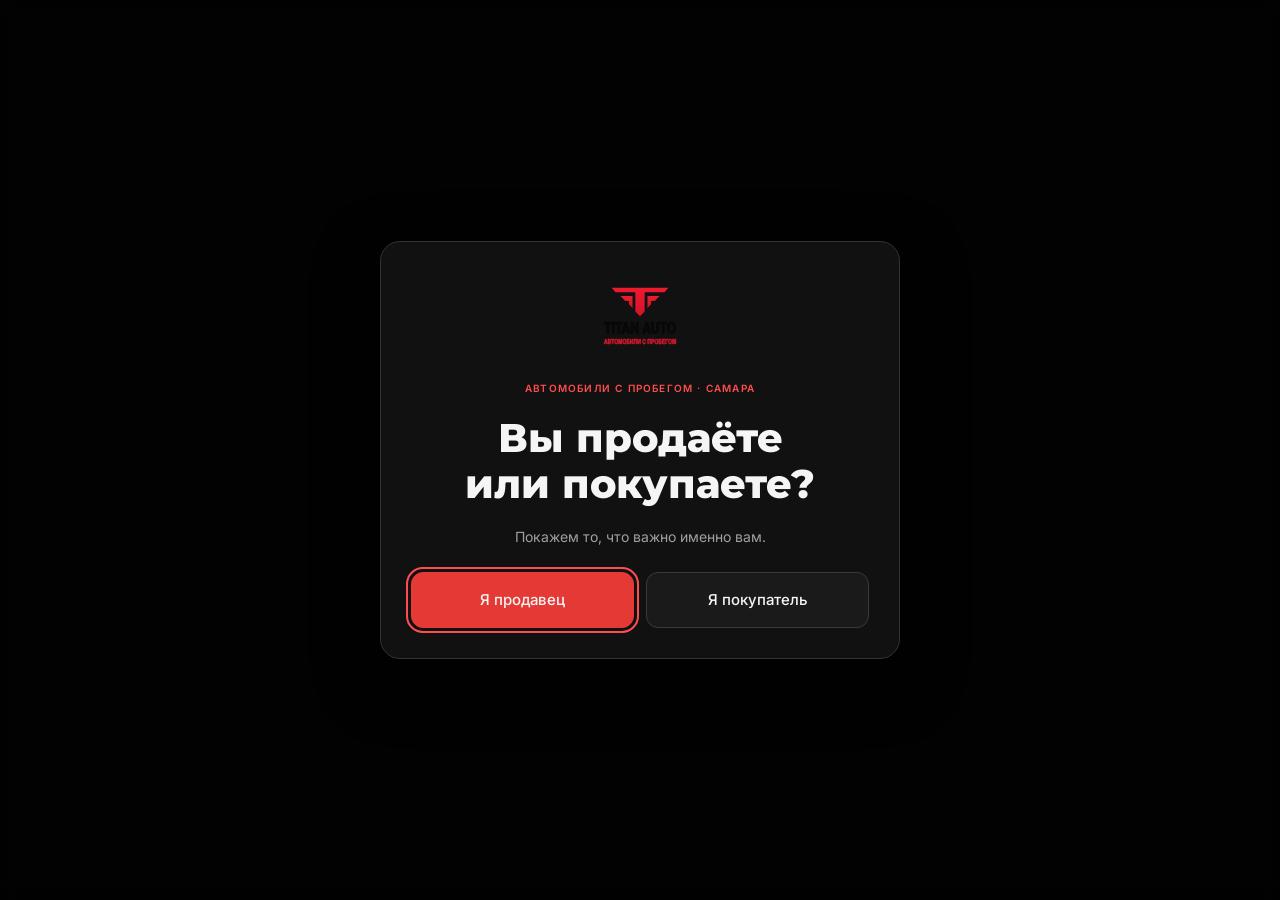
<file: index.html>
<!doctype html><html lang="ru"><head><meta charset="utf-8"><meta name="viewport" content="width=device-width,initial-scale=1"><meta name="theme-color" content="#0a0a0a"><title>ТИТАН АВТО — покупка и продажа автомобилей с пробегом | Самара</title><meta name="description" content="ТИТАН АВТО в Самаре: покупка, продажа и комиссия автомобилей с пробегом. Познакомьтесь с командой и согласуйте встречу с менеджером."><link rel="icon" href="assets/brand/favicon.svg" type="image/svg+xml"><link rel="preconnect" href="https://fonts.googleapis.com"><link rel="preconnect" href="https://fonts.gstatic.com" crossorigin><link href="https://fonts.googleapis.com/css2?family=Inter:wght@400;500;600;700&family=Montserrat:wght@600;700;800;900&display=swap" rel="stylesheet"><link rel="stylesheet" href="assets/landing-base.css"><link rel="stylesheet" href="assets/site-common.css"><link rel="stylesheet" href="assets/audience.css"><script src="assets/site-common.js" defer></script><script src="assets/audience.js" defer></script></head><body class="audience-pending"><dialog class="site-dialog audience-dialog" id="audience-dialog" data-required="true" aria-labelledby="audience-title" open><img src="assets/brand/titan-auto-logo.svg" alt="ТИТАН АВТО" width="88" height="88"><span class="disclosure-label">АВТОМОБИЛИ С ПРОБЕГОМ · САМАРА</span><h1 id="audience-title">Вы продаёте<br>или покупаете?</h1><p>Покажем то, что важно именно вам.</p><div class="audience-options"><button class="site-button site-button--primary" type="button" data-audience="seller">Я продавец</button><button class="site-button" type="button" data-audience="buyer">Я покупатель</button></div><noscript><p>Для выбора роли включите JavaScript. Вы также можете <a href="managers/">открыть контакты менеджеров</a>.</p></noscript></dialog><div id="experience" hidden><header class="site-header"><div class="site-header-inner"><a class="site-brand" href="#hero" aria-label="ТИТАН АВТО"><img src="assets/brand/favicon.svg" alt="" width="42" height="42"><span>ТИТАН <strong>АВТО</strong></span></a><nav class="site-nav" aria-label="Основная навигация"><a href="#advantages">Преимущества</a><a href="#differences">Как работаем</a><a href="#team">Команда</a><a href="#telegram">Каналы</a><a href="#contacts">Контакты</a></nav><button class="site-menu-button" type="button" data-menu-toggle aria-controls="site-mobile-menu" aria-expanded="false" aria-label="Открыть меню">☰</button></div><nav class="site-mobile-menu" id="site-mobile-menu" aria-label="Мобильная навигация" hidden><a href="#advantages">Преимущества</a><a href="#differences">Как работаем</a><a href="#aswell">Сервис</a><a href="#forwhom">Вопросы и ответы</a><a href="#team">Команда</a><a href="#telegram">Каналы</a><a href="#contacts">Контакты</a></nav></header><main><section class="compact-hero" id="hero"><div class="container"><div class="role-switch"><span data-role-label></span><button type="button" data-change-audience>Изменить выбор ↔</button></div><span class="hero-badge">ТИТАН АВТО · НА РЫНКЕ С 2021 ГОДА</span><h1 data-hero-title></h1><p class="compact-hero-subtitle" data-hero-subtitle></p><p class="compact-hero-text" data-hero-text></p><div class="compact-hero-actions"><button class="site-button site-button--primary" type="button" data-open-managers data-hero-cta></button><span>Начните с разговора с менеджером — без обязательств.</span></div><div class="trust-strip"><span>Живая команда</span><span>Прозрачные условия</span><span>Встречи по договорённости</span></div></div></section>
<section class="compact-section" id="advantages"><div class="container"><details class="landing-disclosure"><summary><span class="disclosure-copy"><span class="disclosure-label">ПРЕИМУЩЕСТВА</span><h2>Почему ТИТАН АВТО</h2><span class="disclosure-teaser">Коротко о главном: выгода, внимание и прозрачные условия.</span></span><span class="disclosure-toggle" aria-hidden="true"><span></span></span></summary><div class="disclosure-content"><div data-benefits class="benefit-grid"></div><a class="text-action" href="https://www.avito.ru/profile/rating" target="_blank" rel="noopener noreferrer">Отзывы клиентов на Авито ↗</a></div></details></div></section>
<section class="compact-section" id="differences"><div class="container"><details class="landing-disclosure"><summary><span class="disclosure-copy"><span class="disclosure-label">КАК МЫ РАБОТАЕМ</span><h2>Понятный путь к сделке</h2><span class="disclosure-teaser">От первого сообщения до передачи автомобиля — без сюрпризов.</span></span><span class="disclosure-toggle" aria-hidden="true"><span></span></span></summary><div class="disclosure-content"><ol class="process-list" data-process></ol></div></details></div></section>
<section class="compact-section" id="aswell"><div class="container"><details class="landing-disclosure"><summary><span class="disclosure-copy"><span class="disclosure-label">СЕРВИС</span><h2>Внимание к деталям</h2><span class="disclosure-teaser">Документы, расчёты, кредит и обмен — разберём важное заранее.</span></span><span class="disclosure-toggle" aria-hidden="true"><span></span></span></summary><div class="disclosure-content"><div class="benefit-grid" data-service></div></div></details></div></section>
<section class="compact-section" id="forwhom"><div class="container"><details class="landing-disclosure"><summary><span class="disclosure-copy"><span class="disclosure-label">ВОПРОСЫ И ОТВЕТЫ</span><h2>Что важно знать заранее</h2><span class="disclosure-teaser">Стоимость, сроки и визит: ответы без мелкого шрифта.</span></span><span class="disclosure-toggle" aria-hidden="true"><span></span></span></summary><div class="disclosure-content"><div class="faq-list" data-faq></div></div></details></div></section>
<section class="compact-section" id="team"><div class="container"><details class="landing-disclosure"><summary><span class="disclosure-copy"><span class="disclosure-label">КОМАНДА</span><h2>Люди, которым вы доверяете автомобиль</h2><span class="disclosure-teaser">Познакомьтесь с нами и выберите, с кем удобно общаться.</span></span><span class="disclosure-toggle" aria-hidden="true"><span></span></span></summary><div class="disclosure-content"><p class="section-lead">Небольшая настоящая команда. Вы общаетесь с человеком, который знает ваш автомобиль и отвечает за договорённости.</p><div class="compact-team-grid"><!-- TEAM:START --><article class="compact-team-card"><img src="assets/images/team/aleksandr-ambassador.webp" alt="Александр Беляев" width="320" height="320" loading="lazy" ><div class="compact-team-body"><span class="team-role">Байер · продавец · амбассадор</span><h3>Александр Беляев</h3><p>Занимается выкупом и продажей автомобилей, представляет компанию в наших видео. Ведущий семейных событий — легко держится в кадре и по-человечески общается с клиентами.</p><a class="site-button" href="managers/aleksandr-belyaev/">Контакты Александра ↗</a></div></article><article class="compact-team-card"><img src="managers/assets/titan-avatar.jpg" alt="Дмитрий" width="320" height="320" loading="lazy" class="brand-photo"><div class="compact-team-body"><span class="team-role">Директор</span><h3>Дмитрий</h3><p>Отвечает за работу компании, стандарты сервиса и решения, за которыми стоит имя ТИТАН АВТО.</p></div></article><article class="compact-team-card"><img src="assets/images/team/nikita-kochetov.png" alt="Никита Кочетов" width="320" height="320" loading="lazy" ><div class="compact-team-body"><span class="team-role">Байер · продавец</span><h3>Никита Кочетов</h3><p>Иногда резкий, но точно искренний — опытный специалист высокого класса. Оценивает автомобили, занимается выкупом и помогает выбрать автомобиль.</p><a class="site-button" href="managers/nikita-kochetov/">Контакты Никиты ↗</a></div></article><article class="compact-team-card"><img src="managers/assets/titan-avatar.jpg" alt="Алексей Волгин" width="320" height="320" loading="lazy" class="brand-photo"><div class="compact-team-body"><span class="team-role">Байер · продавец</span><h3>Алексей Волгин</h3><p>Специалист ещё той школы, с 30-летним стажем работы в торговле. Гибкий и уверенный: помогает найти решение и спокойно пройти путь к сделке.</p><a class="site-button" href="managers/aleksey-volgin/">Контакты Алексея ↗</a></div></article><!-- TEAM:END --></div></div></details></div></section>
<section class="compact-section" id="contacts"><div class="container"><details class="landing-disclosure"><summary><span class="disclosure-copy"><span class="disclosure-label">КОНТАКТЫ</span><h2>Свяжитесь с нами</h2><span class="disclosure-teaser">Сначала менеджер и удобное время. Потом — маршрут к нам.</span></span><span class="disclosure-toggle" aria-hidden="true"><span></span></span></summary><div class="disclosure-content"><p class="section-lead" data-contact-intro>Начните с разговора с менеджером.</p><div class="contact-plan"><article><span class="step-number">01</span><h3>Выберите менеджера</h3><p>А если уже нашли автомобиль — свяжитесь с менеджером из его публикации.</p><button class="site-button site-button--primary" type="button" data-open-managers>Выбрать менеджера</button></article><article><span class="step-number">02</span><h3>Согласуйте встречу</h3><p>Предупредите минимум за два часа и дождитесь подтверждения перед выездом. Менеджер уточнит наличие автомобиля и время показа.</p></article><article><span class="step-number">03</span><h3>Приезжайте к назначенному времени</h3><p>Самара, Мирная, 3к1. Ежедневно с 10:00 до 18:00; другое время можно согласовать лично.</p><button class="site-button" type="button" data-open-directions>Как нас найти</button></article></div><img class="contact-showroom" src="assets/images/titan-auto-lot.webp" alt="Площадка ТИТАН АВТО в Самаре" width="1456" height="1092" loading="lazy"><div class="secondary-links"><a href="https://www.avito.ru/brands/i217357739" target="_blank" rel="noopener noreferrer">Автомобили на Авито ↗</a><a href="https://www.avito.ru/profile/rating" target="_blank" rel="noopener noreferrer">Отзывы на Авито ↗</a><a href="managers/">Каталог визиток менеджеров ↗</a></div></div></details></div></section>
<section class="compact-section" id="telegram"><div class="container"><details class="landing-disclosure"><summary><span class="disclosure-copy"><span class="disclosure-label">НАШИ КАНАЛЫ</span><h2>Автомобили и подробности — в мессенджерах</h2><span class="disclosure-teaser">Открытые каналы — анонсы. Закрытые — фото, видео и описание.</span></span><span class="disclosure-toggle" aria-hidden="true"><span></span></span></summary><div class="disclosure-content"><div class="benefit-grid"><article><h3>Открытые каналы</h3><p>Новые поступления появляются здесь раньше Авито. Удобно следить за новостями и первыми замечать интересные автомобили.</p></article><article><h3>Закрытые каналы</h3><p>Фото, видеообзоры и полное описание опубликованных автомобилей. В публикации указан менеджер — обсудите с ним детали и время показа.</p></article></div><div class="channel-buttons"><a class="site-button" href="https://t.me/+BmskrmrgVqI3Mjhi" target="_blank" rel="noopener noreferrer"><img src="managers/assets/telegram-logo.svg" width="22" height="22" alt="">Telegram — открытый ↗</a><a class="site-button" href="https://t.me/+NwPVN30IthU2MzYy" target="_blank" rel="noopener noreferrer"><img src="managers/assets/telegram-logo.svg" width="22" height="22" alt="">Telegram — закрытый ↗</a><a class="site-button" href="https://max.ru/channel_TITAN_AUTO" target="_blank" rel="noopener noreferrer"><img src="managers/assets/logo_max.svg" width="22" height="22" alt="">MAX — открытый ↗</a><a class="site-button" href="https://max.ru/join/44l_5D4SGOZRhXFITF8nD99Y4OuGq4ryABkDILKxqf8" target="_blank" rel="noopener noreferrer"><img src="managers/assets/logo_max.svg" width="22" height="22" alt="">MAX — закрытый ↗</a></div></div></details></div></section>
<div class="container closing-action"><p>Обсудим вашу задачу и договоримся о следующем шаге.</p><button class="site-button site-button--primary" type="button" data-open-managers>Выбрать менеджера</button></div></main><footer class="site-footer"><p>© 2021–2026 ООО «ТИТАН АВТО» · Автомобили с пробегом</p><p>🏪 На рынке с 2021 года · 📍 Самара, Мирная, 3к1</p><div class="site-footer-actions"><button class="site-button" type="button" data-open-managers>Выбрать менеджера</button><button class="site-button" type="button" data-open-directions>Как нас найти</button><a class="site-button" href="https://www.avito.ru/profile/rating" target="_blank" rel="noopener noreferrer">Отзывы на Авито ↗</a></div><p>Ежедневно с 10:00 до 18:00. Встречи — по предварительному согласованию.</p><p>ИНН 6311192521 · ОГРН 1216300063264</p></footer></div></body></html>
</file>
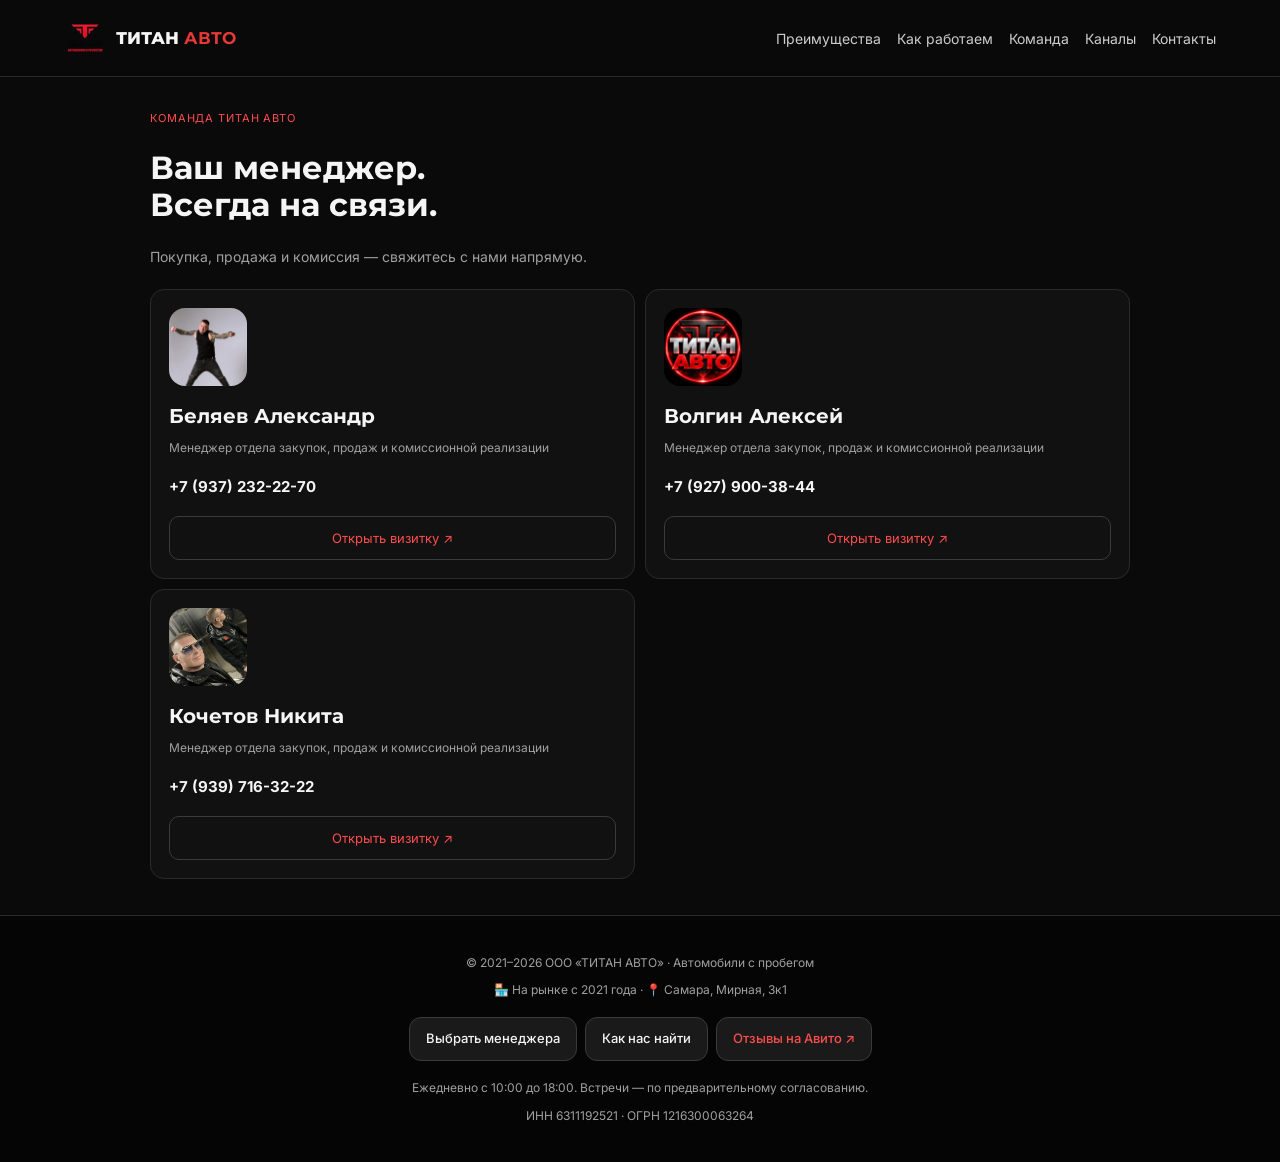
<file: managers/index.html>
<!doctype html>
<html lang="ru"><head><meta charset="utf-8"><meta name="viewport" content="width=device-width,initial-scale=1"><meta name="theme-color" content="#0a0a0a"><title>Менеджеры — ТИТАН АВТО</title><meta name="description" content="Команда ТИТАН АВТО — контакты менеджеров в Самаре."><link rel="canonical" href="https://maxsafrutin.github.io/TITAN-AUTO/managers/"><meta property="og:type" content="website"><meta property="og:locale" content="ru_RU"><meta property="og:title" content="Менеджеры — ТИТАН АВТО"><meta property="og:description" content="Команда ТИТАН АВТО — контакты менеджеров в Самаре."><meta property="og:url" content="https://maxsafrutin.github.io/TITAN-AUTO/managers/"><meta property="og:image" content="https://maxsafrutin.github.io/TITAN-AUTO/managers/assets/titan-avatar.jpg"><meta name="twitter:card" content="summary"><link rel="icon" href="../assets/brand/favicon.svg" type="image/svg+xml"><link rel="stylesheet" href="assets/cards.css?v=4"><link rel="stylesheet" href="../assets/site-common.css"><script src="../assets/site-common.js" defer></script></head><body><header class="site-header"><div class="site-header-inner"><a class="site-brand" href="../" aria-label="ТИТАН АВТО"><img src="../assets/brand/favicon.svg" alt="" width="42" height="42"><span>ТИТАН <strong>АВТО</strong></span></a><nav class="site-nav" aria-label="Основная навигация"><a href="../#advantages">Преимущества</a><a href="../#differences">Как работаем</a><a href="../#team">Команда</a><a href="../#telegram">Каналы</a><a href="../#contacts">Контакты</a></nav><button class="site-menu-button" type="button" data-menu-toggle aria-controls="site-mobile-menu" aria-expanded="false" aria-label="Открыть меню">☰</button></div><nav class="site-mobile-menu" id="site-mobile-menu" aria-label="Мобильная навигация" hidden><a href="../#advantages">Преимущества</a><a href="../#differences">Как работаем</a><a href="../#aswell">Сервис</a><a href="../#forwhom">Вопросы и ответы</a><a href="../#team">Команда</a><a href="../#telegram">Каналы</a><a href="../#contacts">Контакты</a></nav></header><main class="directory"><div class="directory-title"><span class="eyebrow">КОМАНДА ТИТАН АВТО</span><h1>Ваш менеджер.<br><span>Всегда на связи.</span></h1><p>Покупка, продажа и комиссия — свяжитесь с нами напрямую.</p></div><div class="manager-grid"><!-- DIRECTORY:START --><a class="manager-tile" href="aleksandr-belyaev/"><img src="../assets/images/team/aleksandr-ambassador.webp" alt="Александр Беляев" width="96" height="96"><h2>Беляев Александр</h2><p>Менеджер отдела закупок, продаж и комиссионной реализации</p><strong>+7 (937) 232-22-70</strong><span class="tile-link">Открыть визитку ↗</span></a><a class="manager-tile" href="aleksey-volgin/"><img src="assets/titan-avatar.jpg" alt="ТИТАН АВТО" width="96" height="96"><h2>Волгин Алексей</h2><p>Менеджер отдела закупок, продаж и комиссионной реализации</p><strong>+7 (927) 900-38-44</strong><span class="tile-link">Открыть визитку ↗</span></a><a class="manager-tile" href="nikita-kochetov/"><img src="../assets/images/team/nikita-kochetov.png" alt="Никита Кочетов" width="96" height="96"><h2>Кочетов Никита</h2><p>Менеджер отдела закупок, продаж и комиссионной реализации</p><strong>+7 (939) 716-32-22</strong><span class="tile-link">Открыть визитку ↗</span></a><!-- DIRECTORY:END --></div></main><footer class="site-footer"><p>© 2021–2026 ООО «ТИТАН АВТО» · Автомобили с пробегом</p><p>🏪 На рынке с 2021 года · 📍 Самара, Мирная, 3к1</p><div class="site-footer-actions"><button class="site-button" type="button" data-open-managers>Выбрать менеджера</button><button class="site-button" type="button" data-open-directions>Как нас найти</button><a class="site-button" href="https://www.avito.ru/profile/rating" target="_blank" rel="noopener noreferrer">Отзывы на Авито ↗</a></div><p>Ежедневно с 10:00 до 18:00. Встречи — по предварительному согласованию.</p><p>ИНН 6311192521 · ОГРН 1216300063264</p></footer></body></html>
</file>
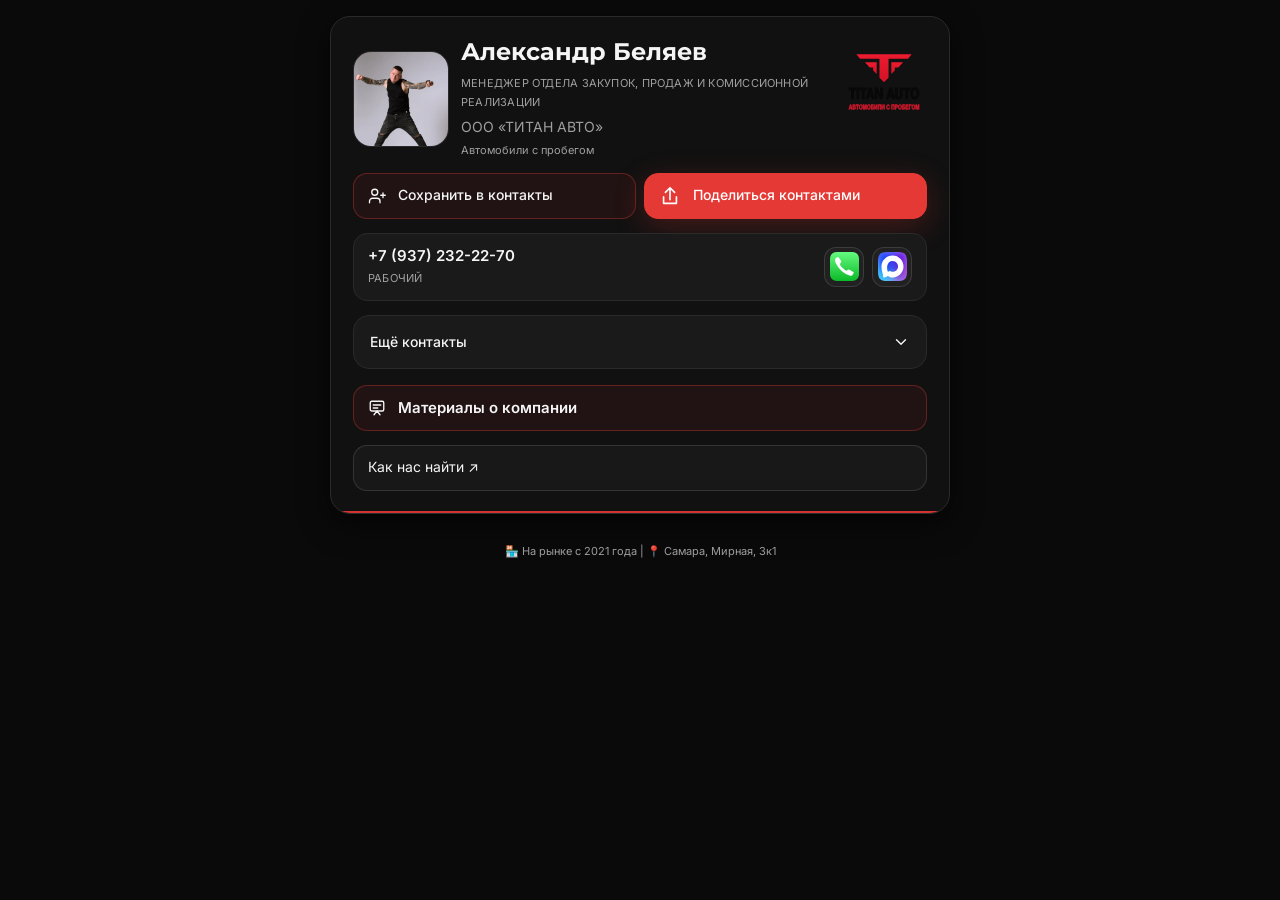
<file: managers/aleksandr-belyaev/index.html>
<!doctype html>
<html lang="ru"><head><meta charset="utf-8"><meta name="viewport" content="width=device-width,initial-scale=1"><meta name="theme-color" content="#0a0a0a"><title>Александр Беляев — ТИТАН АВТО</title><meta name="description" content="Закупка, продажа и комиссионная реализация автомобилей. +7 (937) 232-22-70 · Самара, Мирная, 3к1. ТИТАН АВТО — на рынке с 2021 года."><link rel="canonical" href="https://maxsafrutin.github.io/TITAN-AUTO/managers/aleksandr-belyaev/"><meta property="og:type" content="website"><meta property="og:locale" content="ru_RU"><meta property="og:title" content="Александр Беляев — ТИТАН АВТО"><meta property="og:description" content="Закупка, продажа и комиссионная реализация автомобилей. +7 (937) 232-22-70 · Самара, Мирная, 3к1. ТИТАН АВТО — на рынке с 2021 года."><meta property="og:url" content="https://maxsafrutin.github.io/TITAN-AUTO/managers/aleksandr-belyaev/"><meta property="og:image" content="https://maxsafrutin.github.io/TITAN-AUTO/managers/assets/titan-avatar.jpg"><meta name="twitter:card" content="summary"><meta property="og:site_name" content="ТИТАН АВТО"><meta property="og:image:secure_url" content="https://maxsafrutin.github.io/TITAN-AUTO/managers/assets/titan-avatar.jpg"><meta property="og:image:type" content="image/jpeg"><meta property="og:image:width" content="1254"><meta property="og:image:height" content="1254"><meta property="og:image:alt" content="Александр Беляев — ТИТАН АВТО"><meta name="twitter:title" content="Александр Беляев — ТИТАН АВТО"><meta name="twitter:description" content="Закупка, продажа и комиссионная реализация автомобилей. +7 (937) 232-22-70 · Самара, Мирная, 3к1. ТИТАН АВТО — на рынке с 2021 года."><meta name="twitter:image" content="https://maxsafrutin.github.io/TITAN-AUTO/managers/assets/titan-avatar.jpg"><meta name="twitter:image:alt" content="Александр Беляев — ТИТАН АВТО"><link rel="icon" href="../../assets/brand/favicon.svg" type="image/svg+xml"><link rel="stylesheet" href="../assets/cards.css?v=7"><link rel="stylesheet" href="../../assets/site-common.css"><script src="../../assets/site-common.js" defer></script></head><body><main class="wrap wrap--contactsPage"><div><article class="card" aria-label="Контакты Александр Беляев"><div class="card__body"><div class="contactSheet">
<div class="contactHead"><div class="contactHero"><img class="contactAvatar" src="../../assets/images/team/aleksandr-ambassador.webp" alt="Александр Беляев" width="96" height="96"><div class="contactHero__content"><h1 class="contactName">Александр Беляев</h1><p class="contactRole">Менеджер отдела закупок, продаж и комиссионной реализации</p><a class="contactCompany contactCompanyLink" href="../../">ООО «ТИТАН АВТО»</a><p class="contact-tagline">Автомобили с пробегом</p></div></div><a class="contactBrandLogo" href="../../" aria-label="ТИТАН АВТО — главная"><img src="../../assets/brand/titan-auto-logo.svg" alt="ТИТАН АВТО"></a></div>
<div class="contactTopActions"><a class="modalAction modalAction--accent modalAction--no-shine" href="contact.vcf" download="aleksandr-belyaev.vcf"><span class="modalAction__icon"><svg viewBox="0 0 24 24" fill="none" stroke="currentColor" stroke-width="1.8" stroke-linecap="round" stroke-linejoin="round" aria-hidden="true"><path d="M16 21v-2a4 4 0 0 0-4-4H6a4 4 0 0 0-4 4v2"/><circle cx="9" cy="7" r="4"/><path d="M20 8v6m-3-3h6"/></svg></span><span>Сохранить в контакты</span></a><button class="modalAction modalAction--shareAction" data-share type="button"><span class="modalAction__icon"><svg viewBox="0 0 24 24" fill="none" stroke="currentColor" stroke-width="1.8" stroke-linecap="round" stroke-linejoin="round" aria-hidden="true"><path d="M12 16V3m-5 5 5-5 5 5M5 13v7h14v-7"/></svg></span><span>Поделиться контактами</span></button></div>
<div class="contactMethod"><div class="contactMethod__main"><a class="contactMethod__number" href="tel:+79372322270">+7 (937) 232-22-70</a><span class="contactMethod__label">Рабочий</span></div><div class="contactMethod__actions"><a class="contactQuick" href="tel:+79372322270"  aria-label="Позвонить: +7 (937) 232-22-70" title="Позвонить" data-tooltip="Позвонить"><img src="../assets/phone-logo.svg" alt="" width="29" height="29"></a><a class="contactQuick" href="https://web.max.ru/81584412" target="_blank" rel="noopener noreferrer" aria-label="MAX: +7 (937) 232-22-70" title="MAX" data-tooltip="MAX"><img src="../assets/logo_max.svg" alt="" width="29" height="29"></a></div></div><details class="contactAccordion"><summary><span>Ещё контакты</span><span class="contactAccordion__chevron"><svg viewBox="0 0 24 24" fill="none" stroke="currentColor" stroke-width="1.8" stroke-linecap="round" stroke-linejoin="round" aria-hidden="true"><path d="m6 9 6 6 6-6"/></svg></span></summary><div class="contactAccordion__body"><a class="modalAction" href="https://t.me/a_b_show63" target="_blank" rel="noopener noreferrer">Личный Telegram — @a_b_show63 ↗</a><a class="modalAction" href="https://t.me/perekupshiy" target="_blank" rel="noopener noreferrer">Канал купли-продажи — @perekupshiy ↗</a><div class="contactMethod"><div class="contactMethod__main"><a class="contactMethod__number" href="tel:+79277097900">+7 (927) 709-79-00</a><span class="contactMethod__label">Горячая линия</span></div><div class="contactMethod__actions"><a class="contactQuick" href="tel:+79277097900"  aria-label="Позвонить: +7 (927) 709-79-00" title="Позвонить" data-tooltip="Позвонить"><img src="../assets/phone-logo.svg" alt="" width="29" height="29"></a></div></div></div></details>
<div class="modalActions contactMaterials"><button class="modalAction modalAction--accent modalAction--presentation" type="button" data-open-materials><span class="modalAction__icon"><svg viewBox="0 0 24 24" fill="none" stroke="currentColor" stroke-width="1.8" stroke-linecap="round" stroke-linejoin="round" aria-hidden="true"><rect x="3" y="3" width="18" height="13" rx="2"/><path d="M8 21l4-5 4 5M7 8h10M7 12h6"/></svg></span><span class="modalAction__text"><strong>Материалы о компании</strong></span></button></div><button class="modalAction" type="button" data-open-directions>Как нас найти ↗</button>
</div></div></article><footer class="cardNavigation cardFacts"><span>🏪 На рынке с 2021 года <span aria-hidden="true"> | </span> 📍 Самара, Мирная, 3к1</span></footer></div></main>
<dialog class="site-dialog materials-dialog" id="materials-dialog" aria-labelledby="materials-title"><div class="modalHead"><button class="site-button modalBack" type="button" data-channels-back hidden>Назад</button><button class="site-dialog-close" type="button" data-close-materials aria-label="Закрыть">✕</button></div><h2 class="modalTitle" id="materials-title">Материалы о компании</h2><div class="modalActions" data-materials-main><a class="modalAction modalAction--accent modalAction--presentation" href="../../"><span class="modalAction__icon"><svg viewBox="0 0 24 24" fill="none" stroke="currentColor" stroke-width="1.8" stroke-linecap="round" stroke-linejoin="round" aria-hidden="true"><rect x="3" y="3" width="18" height="13" rx="2"/><path d="M8 21l4-5 4 5M7 8h10M7 12h6"/></svg></span><span>Сайт компании</span></a><a class="modalAction" href="https://www.avito.ru/profile/rating" target="_blank" rel="noopener noreferrer">Отзывы на Авито ↗</a><button class="modalAction" type="button" data-open-channels>Наши каналы ↗</button></div><div class="channelsActions" data-channels-panel hidden><a class="modalAction" href="https://t.me/+BmskrmrgVqI3Mjhi" target="_blank" rel="noopener noreferrer"><span class="modalAction__icon modalAction__icon--image"><img src="../assets/telegram-logo.svg" alt=""></span><span>Telegram открытый</span></a><a class="modalAction" href="https://t.me/+NwPVN30IthU2MzYy" target="_blank" rel="noopener noreferrer"><span class="modalAction__icon modalAction__icon--image"><img src="../assets/telegram-logo.svg" alt=""></span><span>Telegram закрытый</span></a><a class="modalAction" href="https://max.ru/channel_TITAN_AUTO" target="_blank" rel="noopener noreferrer"><span class="modalAction__icon modalAction__icon--image"><img src="../assets/logo_max.svg" alt=""></span><span>MAX открытый</span></a><a class="modalAction" href="https://max.ru/join/44l_5D4SGOZRhXFITF8nD99Y4OuGq4ryABkDILKxqf8" target="_blank" rel="noopener noreferrer"><span class="modalAction__icon modalAction__icon--image"><img src="../assets/logo_max.svg" alt=""></span><span>MAX закрытый</span></a></div></dialog>
<p id="status" class="toast" role="status" hidden></p><script src="../assets/cards.js?v=7" defer></script></body></html>
</file>
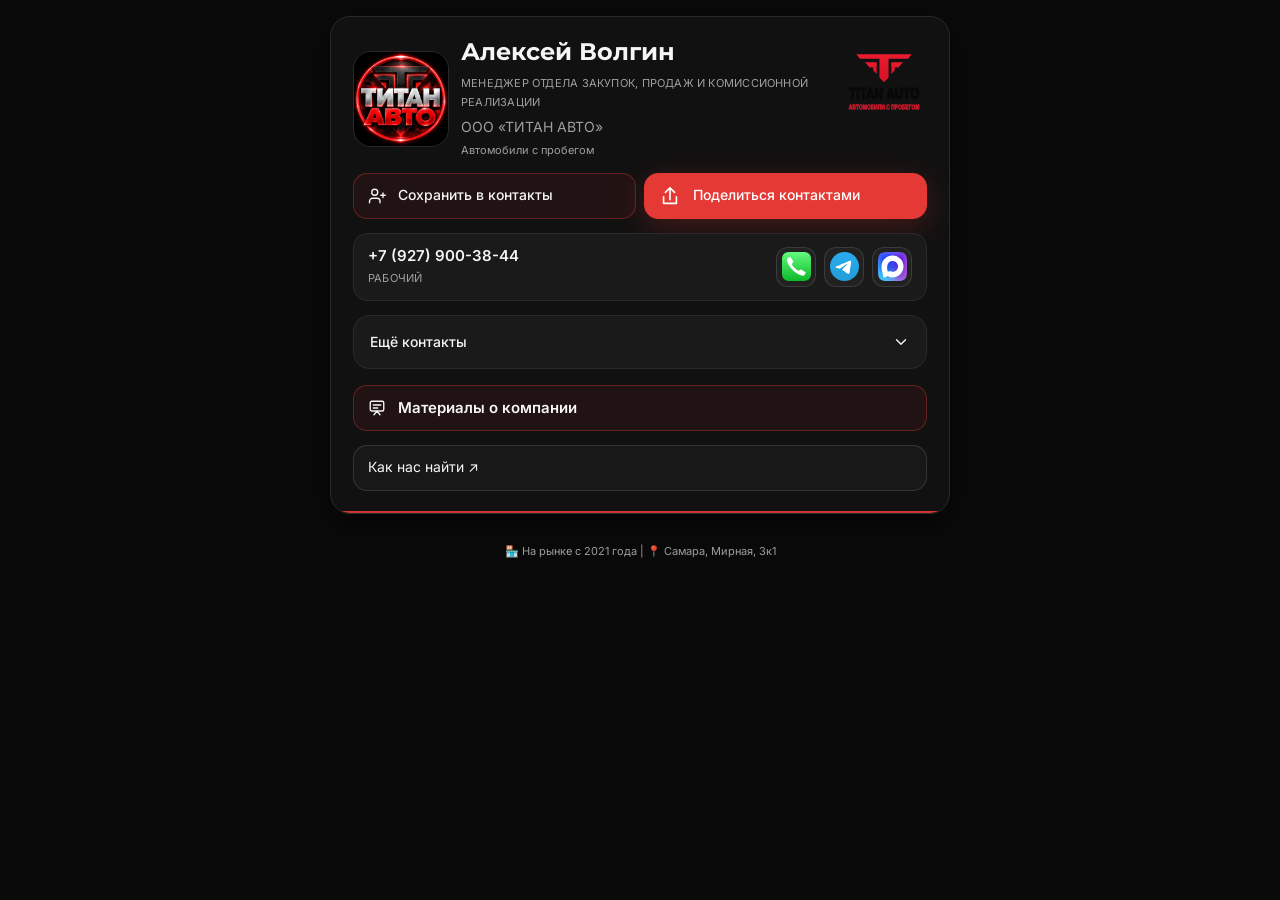
<file: managers/aleksey-volgin/index.html>
<!doctype html>
<html lang="ru"><head><meta charset="utf-8"><meta name="viewport" content="width=device-width,initial-scale=1"><meta name="theme-color" content="#0a0a0a"><title>Алексей Волгин — ТИТАН АВТО</title><meta name="description" content="Закупка, продажа и комиссионная реализация автомобилей. +7 (927) 900-38-44 · Самара, Мирная, 3к1. ТИТАН АВТО — на рынке с 2021 года."><link rel="canonical" href="https://maxsafrutin.github.io/TITAN-AUTO/managers/aleksey-volgin/"><meta property="og:type" content="website"><meta property="og:locale" content="ru_RU"><meta property="og:title" content="Алексей Волгин — ТИТАН АВТО"><meta property="og:description" content="Закупка, продажа и комиссионная реализация автомобилей. +7 (927) 900-38-44 · Самара, Мирная, 3к1. ТИТАН АВТО — на рынке с 2021 года."><meta property="og:url" content="https://maxsafrutin.github.io/TITAN-AUTO/managers/aleksey-volgin/"><meta property="og:image" content="https://maxsafrutin.github.io/TITAN-AUTO/managers/assets/titan-avatar.jpg"><meta name="twitter:card" content="summary"><meta property="og:site_name" content="ТИТАН АВТО"><meta property="og:image:secure_url" content="https://maxsafrutin.github.io/TITAN-AUTO/managers/assets/titan-avatar.jpg"><meta property="og:image:type" content="image/jpeg"><meta property="og:image:width" content="1254"><meta property="og:image:height" content="1254"><meta property="og:image:alt" content="Алексей Волгин — ТИТАН АВТО"><meta name="twitter:title" content="Алексей Волгин — ТИТАН АВТО"><meta name="twitter:description" content="Закупка, продажа и комиссионная реализация автомобилей. +7 (927) 900-38-44 · Самара, Мирная, 3к1. ТИТАН АВТО — на рынке с 2021 года."><meta name="twitter:image" content="https://maxsafrutin.github.io/TITAN-AUTO/managers/assets/titan-avatar.jpg"><meta name="twitter:image:alt" content="Алексей Волгин — ТИТАН АВТО"><link rel="icon" href="../../assets/brand/favicon.svg" type="image/svg+xml"><link rel="stylesheet" href="../assets/cards.css?v=7"><link rel="stylesheet" href="../../assets/site-common.css"><script src="../../assets/site-common.js" defer></script></head><body><main class="wrap wrap--contactsPage"><div><article class="card" aria-label="Контакты Алексей Волгин"><div class="card__body"><div class="contactSheet">
<div class="contactHead"><div class="contactHero"><img class="contactAvatar" src="../assets/titan-avatar.jpg" alt="Фирменный аватар ТИТАН АВТО" width="96" height="96"><div class="contactHero__content"><h1 class="contactName">Алексей Волгин</h1><p class="contactRole">Менеджер отдела закупок, продаж и комиссионной реализации</p><a class="contactCompany contactCompanyLink" href="../../">ООО «ТИТАН АВТО»</a><p class="contact-tagline">Автомобили с пробегом</p></div></div><a class="contactBrandLogo" href="../../" aria-label="ТИТАН АВТО — главная"><img src="../../assets/brand/titan-auto-logo.svg" alt="ТИТАН АВТО"></a></div>
<div class="contactTopActions"><a class="modalAction modalAction--accent modalAction--no-shine" href="contact.vcf" download="aleksey-volgin.vcf"><span class="modalAction__icon"><svg viewBox="0 0 24 24" fill="none" stroke="currentColor" stroke-width="1.8" stroke-linecap="round" stroke-linejoin="round" aria-hidden="true"><path d="M16 21v-2a4 4 0 0 0-4-4H6a4 4 0 0 0-4 4v2"/><circle cx="9" cy="7" r="4"/><path d="M20 8v6m-3-3h6"/></svg></span><span>Сохранить в контакты</span></a><button class="modalAction modalAction--shareAction" data-share type="button"><span class="modalAction__icon"><svg viewBox="0 0 24 24" fill="none" stroke="currentColor" stroke-width="1.8" stroke-linecap="round" stroke-linejoin="round" aria-hidden="true"><path d="M12 16V3m-5 5 5-5 5 5M5 13v7h14v-7"/></svg></span><span>Поделиться контактами</span></button></div>
<div class="contactMethod"><div class="contactMethod__main"><a class="contactMethod__number" href="tel:+79279003844">+7 (927) 900-38-44</a><span class="contactMethod__label">Рабочий</span></div><div class="contactMethod__actions"><a class="contactQuick" href="tel:+79279003844"  aria-label="Позвонить: +7 (927) 900-38-44" title="Позвонить" data-tooltip="Позвонить"><img src="../assets/phone-logo.svg" alt="" width="29" height="29"></a><a class="contactQuick" href="https://t.me/+79279003844" target="_blank" rel="noopener noreferrer" aria-label="Telegram: +7 (927) 900-38-44" title="Telegram" data-tooltip="Telegram"><img src="../assets/telegram-logo.svg" alt="" width="29" height="29"></a><a class="contactQuick" href="https://web.max.ru/320122708" target="_blank" rel="noopener noreferrer" aria-label="MAX: +7 (927) 900-38-44" title="MAX" data-tooltip="MAX"><img src="../assets/logo_max.svg" alt="" width="29" height="29"></a></div></div><details class="contactAccordion"><summary><span>Ещё контакты</span><span class="contactAccordion__chevron"><svg viewBox="0 0 24 24" fill="none" stroke="currentColor" stroke-width="1.8" stroke-linecap="round" stroke-linejoin="round" aria-hidden="true"><path d="m6 9 6 6 6-6"/></svg></span></summary><div class="contactAccordion__body"><div class="contactMethod"><div class="contactMethod__main"><a class="contactMethod__number" href="tel:+79277097900">+7 (927) 709-79-00</a><span class="contactMethod__label">Горячая линия</span></div><div class="contactMethod__actions"><a class="contactQuick" href="tel:+79277097900"  aria-label="Позвонить: +7 (927) 709-79-00" title="Позвонить" data-tooltip="Позвонить"><img src="../assets/phone-logo.svg" alt="" width="29" height="29"></a></div></div></div></details>
<div class="modalActions contactMaterials"><button class="modalAction modalAction--accent modalAction--presentation" type="button" data-open-materials><span class="modalAction__icon"><svg viewBox="0 0 24 24" fill="none" stroke="currentColor" stroke-width="1.8" stroke-linecap="round" stroke-linejoin="round" aria-hidden="true"><rect x="3" y="3" width="18" height="13" rx="2"/><path d="M8 21l4-5 4 5M7 8h10M7 12h6"/></svg></span><span class="modalAction__text"><strong>Материалы о компании</strong></span></button></div><button class="modalAction" type="button" data-open-directions>Как нас найти ↗</button>
</div></div></article><footer class="cardNavigation cardFacts"><span>🏪 На рынке с 2021 года <span aria-hidden="true"> | </span> 📍 Самара, Мирная, 3к1</span></footer></div></main>
<dialog class="site-dialog materials-dialog" id="materials-dialog" aria-labelledby="materials-title"><div class="modalHead"><button class="site-button modalBack" type="button" data-channels-back hidden>Назад</button><button class="site-dialog-close" type="button" data-close-materials aria-label="Закрыть">✕</button></div><h2 class="modalTitle" id="materials-title">Материалы о компании</h2><div class="modalActions" data-materials-main><a class="modalAction modalAction--accent modalAction--presentation" href="../../"><span class="modalAction__icon"><svg viewBox="0 0 24 24" fill="none" stroke="currentColor" stroke-width="1.8" stroke-linecap="round" stroke-linejoin="round" aria-hidden="true"><rect x="3" y="3" width="18" height="13" rx="2"/><path d="M8 21l4-5 4 5M7 8h10M7 12h6"/></svg></span><span>Сайт компании</span></a><a class="modalAction" href="https://www.avito.ru/profile/rating" target="_blank" rel="noopener noreferrer">Отзывы на Авито ↗</a><button class="modalAction" type="button" data-open-channels>Наши каналы ↗</button></div><div class="channelsActions" data-channels-panel hidden><a class="modalAction" href="https://t.me/+BmskrmrgVqI3Mjhi" target="_blank" rel="noopener noreferrer"><span class="modalAction__icon modalAction__icon--image"><img src="../assets/telegram-logo.svg" alt=""></span><span>Telegram открытый</span></a><a class="modalAction" href="https://t.me/+NwPVN30IthU2MzYy" target="_blank" rel="noopener noreferrer"><span class="modalAction__icon modalAction__icon--image"><img src="../assets/telegram-logo.svg" alt=""></span><span>Telegram закрытый</span></a><a class="modalAction" href="https://max.ru/channel_TITAN_AUTO" target="_blank" rel="noopener noreferrer"><span class="modalAction__icon modalAction__icon--image"><img src="../assets/logo_max.svg" alt=""></span><span>MAX открытый</span></a><a class="modalAction" href="https://max.ru/join/44l_5D4SGOZRhXFITF8nD99Y4OuGq4ryABkDILKxqf8" target="_blank" rel="noopener noreferrer"><span class="modalAction__icon modalAction__icon--image"><img src="../assets/logo_max.svg" alt=""></span><span>MAX закрытый</span></a></div></dialog>
<p id="status" class="toast" role="status" hidden></p><script src="../assets/cards.js?v=7" defer></script></body></html>
</file>
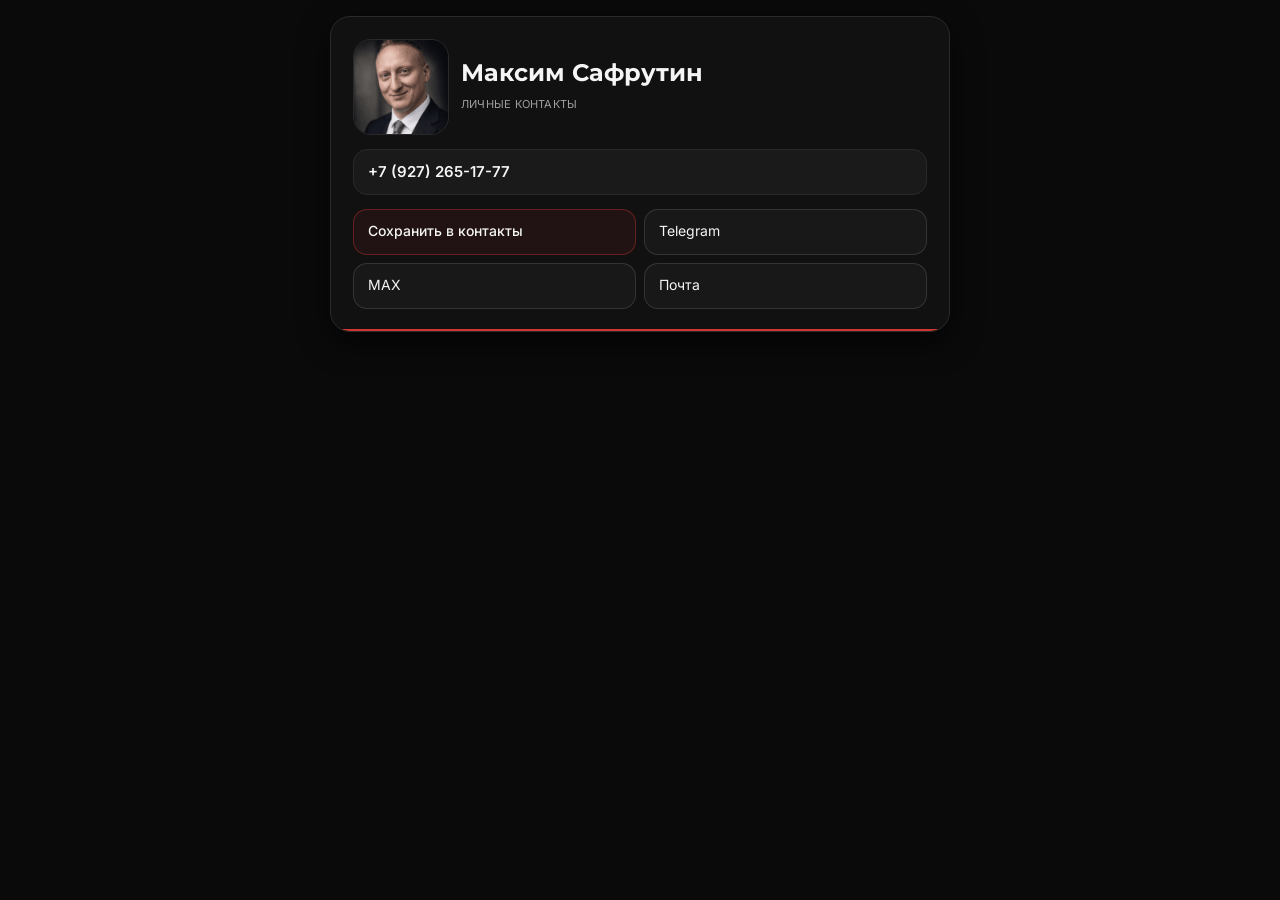
<file: managers/maksim-safrutin/index.html>
<!doctype html>
<html lang="ru">
<head>
<meta charset="utf-8">
<meta name="viewport" content="width=device-width,initial-scale=1">
<meta name="robots" content="noindex">
<title>Максим Сафрутин — личные контакты</title>
<meta property="og:title" content="Максим Сафрутин — личные контакты">
<meta property="og:image" content="https://maxsafrutin.github.io/TITAN-AUTO/managers/assets/maksim-safrutin.png">
<link rel="stylesheet" href="../assets/cards.css">
<link rel="stylesheet" href="../../assets/site-common.css">
</head>
<body>
<main class="wrap wrap--contactsPage">
<div><article class="card"><div class="card__body"><div class="contactSheet">
<div class="contactHead"><div class="contactHero">
<img class="contactAvatar" src="../assets/maksim-safrutin.png" alt="" width="96" height="96">
<div class="contactHero__content"><h1 class="contactName">Максим Сафрутин</h1><p class="contactRole">Личные контакты</p></div>
</div></div>
<div class="contactMethod"><a class="contactMethod__number" href="tel:+79272651777">+7 (927) 265-17-77</a></div>
<div class="contactTopActions">
<a class="modalAction modalAction--accent" href="contact.vcf" download="maksim-safrutin.vcf">Сохранить в контакты</a>
<a class="modalAction" href="https://t.me/+79272651777">Telegram</a>
<a class="modalAction" href="https://web.max.ru/395018481">MAX</a>
<a class="modalAction" href="mailto:max.safrutin@gmail.com">Почта</a>
</div></div></div></article></div>
</main>
</body></html>
</file>
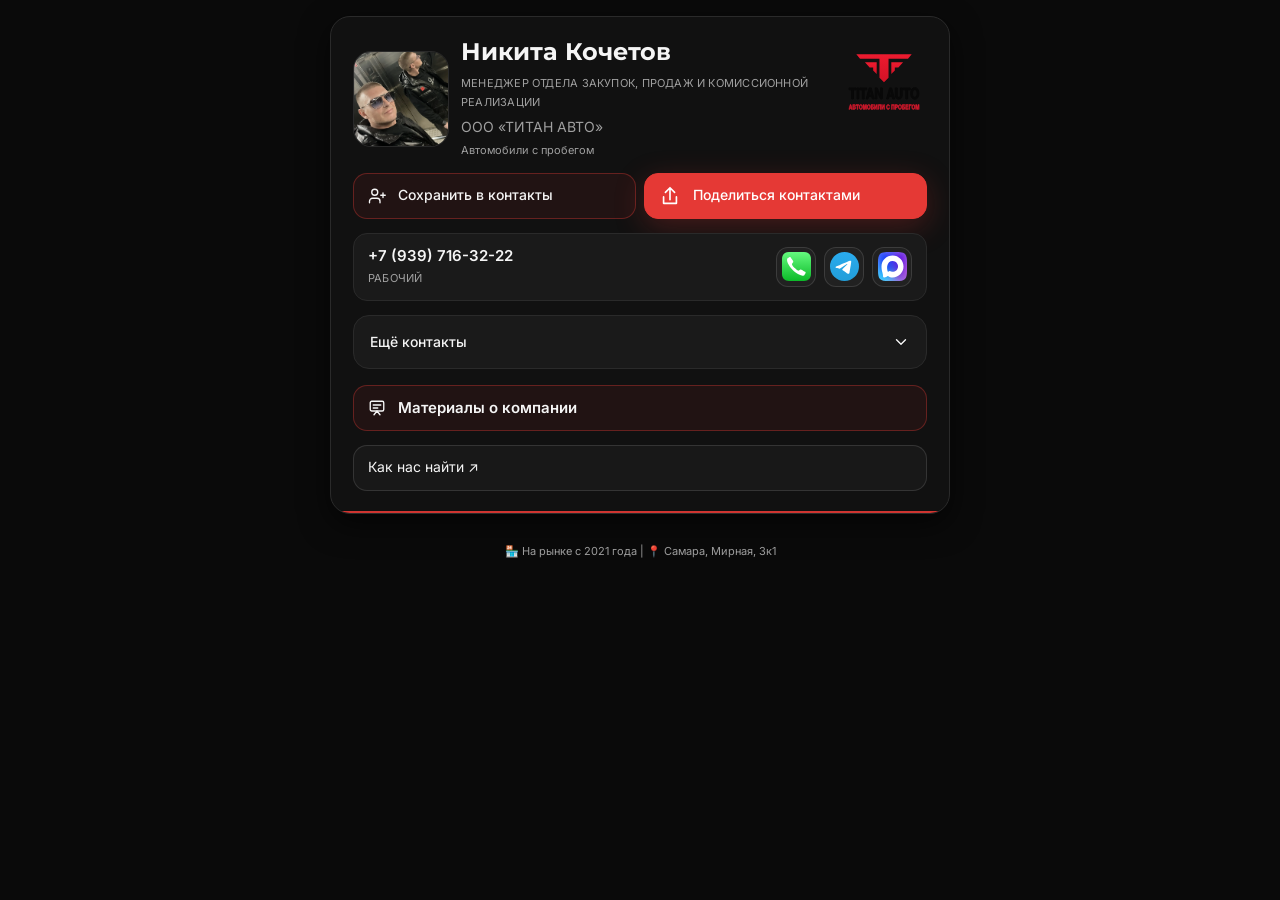
<file: managers/nikita-kochetov/index.html>
<!doctype html>
<html lang="ru"><head><meta charset="utf-8"><meta name="viewport" content="width=device-width,initial-scale=1"><meta name="theme-color" content="#0a0a0a"><title>Никита Кочетов — ТИТАН АВТО</title><meta name="description" content="Закупка, продажа и комиссионная реализация автомобилей. +7 (939) 716-32-22 · Самара, Мирная, 3к1. ТИТАН АВТО — на рынке с 2021 года."><link rel="canonical" href="https://maxsafrutin.github.io/TITAN-AUTO/managers/nikita-kochetov/"><meta property="og:type" content="website"><meta property="og:locale" content="ru_RU"><meta property="og:title" content="Никита Кочетов — ТИТАН АВТО"><meta property="og:description" content="Закупка, продажа и комиссионная реализация автомобилей. +7 (939) 716-32-22 · Самара, Мирная, 3к1. ТИТАН АВТО — на рынке с 2021 года."><meta property="og:url" content="https://maxsafrutin.github.io/TITAN-AUTO/managers/nikita-kochetov/"><meta property="og:image" content="https://maxsafrutin.github.io/TITAN-AUTO/managers/assets/titan-avatar.jpg"><meta name="twitter:card" content="summary"><meta property="og:site_name" content="ТИТАН АВТО"><meta property="og:image:secure_url" content="https://maxsafrutin.github.io/TITAN-AUTO/managers/assets/titan-avatar.jpg"><meta property="og:image:type" content="image/jpeg"><meta property="og:image:width" content="1254"><meta property="og:image:height" content="1254"><meta property="og:image:alt" content="Никита Кочетов — ТИТАН АВТО"><meta name="twitter:title" content="Никита Кочетов — ТИТАН АВТО"><meta name="twitter:description" content="Закупка, продажа и комиссионная реализация автомобилей. +7 (939) 716-32-22 · Самара, Мирная, 3к1. ТИТАН АВТО — на рынке с 2021 года."><meta name="twitter:image" content="https://maxsafrutin.github.io/TITAN-AUTO/managers/assets/titan-avatar.jpg"><meta name="twitter:image:alt" content="Никита Кочетов — ТИТАН АВТО"><link rel="icon" href="../../assets/brand/favicon.svg" type="image/svg+xml"><link rel="stylesheet" href="../assets/cards.css?v=7"><link rel="stylesheet" href="../../assets/site-common.css"><script src="../../assets/site-common.js" defer></script></head><body><main class="wrap wrap--contactsPage"><div><article class="card" aria-label="Контакты Никита Кочетов"><div class="card__body"><div class="contactSheet">
<div class="contactHead"><div class="contactHero"><img class="contactAvatar" src="../../assets/images/team/nikita-kochetov.png" alt="Никита Кочетов" width="96" height="96"><div class="contactHero__content"><h1 class="contactName">Никита Кочетов</h1><p class="contactRole">Менеджер отдела закупок, продаж и комиссионной реализации</p><a class="contactCompany contactCompanyLink" href="../../">ООО «ТИТАН АВТО»</a><p class="contact-tagline">Автомобили с пробегом</p></div></div><a class="contactBrandLogo" href="../../" aria-label="ТИТАН АВТО — главная"><img src="../../assets/brand/titan-auto-logo.svg" alt="ТИТАН АВТО"></a></div>
<div class="contactTopActions"><a class="modalAction modalAction--accent modalAction--no-shine" href="contact.vcf" download="nikita-kochetov.vcf"><span class="modalAction__icon"><svg viewBox="0 0 24 24" fill="none" stroke="currentColor" stroke-width="1.8" stroke-linecap="round" stroke-linejoin="round" aria-hidden="true"><path d="M16 21v-2a4 4 0 0 0-4-4H6a4 4 0 0 0-4 4v2"/><circle cx="9" cy="7" r="4"/><path d="M20 8v6m-3-3h6"/></svg></span><span>Сохранить в контакты</span></a><button class="modalAction modalAction--shareAction" data-share type="button"><span class="modalAction__icon"><svg viewBox="0 0 24 24" fill="none" stroke="currentColor" stroke-width="1.8" stroke-linecap="round" stroke-linejoin="round" aria-hidden="true"><path d="M12 16V3m-5 5 5-5 5 5M5 13v7h14v-7"/></svg></span><span>Поделиться контактами</span></button></div>
<div class="contactMethod"><div class="contactMethod__main"><a class="contactMethod__number" href="tel:+79397163222">+7 (939) 716-32-22</a><span class="contactMethod__label">Рабочий</span></div><div class="contactMethod__actions"><a class="contactQuick" href="tel:+79397163222"  aria-label="Позвонить: +7 (939) 716-32-22" title="Позвонить" data-tooltip="Позвонить"><img src="../assets/phone-logo.svg" alt="" width="29" height="29"></a><a class="contactQuick" href="https://t.me/+79397163222" target="_blank" rel="noopener noreferrer" aria-label="Telegram: +7 (939) 716-32-22" title="Telegram" data-tooltip="Telegram"><img src="../assets/telegram-logo.svg" alt="" width="29" height="29"></a><a class="contactQuick" href="https://web.max.ru/3181851" target="_blank" rel="noopener noreferrer" aria-label="MAX: +7 (939) 716-32-22" title="MAX" data-tooltip="MAX"><img src="../assets/logo_max.svg" alt="" width="29" height="29"></a></div></div><details class="contactAccordion"><summary><span>Ещё контакты</span><span class="contactAccordion__chevron"><svg viewBox="0 0 24 24" fill="none" stroke="currentColor" stroke-width="1.8" stroke-linecap="round" stroke-linejoin="round" aria-hidden="true"><path d="m6 9 6 6 6-6"/></svg></span></summary><div class="contactAccordion__body"><div class="contactMethod"><div class="contactMethod__main"><a class="contactMethod__number" href="tel:+79277097900">+7 (927) 709-79-00</a><span class="contactMethod__label">Горячая линия</span></div><div class="contactMethod__actions"><a class="contactQuick" href="tel:+79277097900"  aria-label="Позвонить: +7 (927) 709-79-00" title="Позвонить" data-tooltip="Позвонить"><img src="../assets/phone-logo.svg" alt="" width="29" height="29"></a></div></div></div></details>
<div class="modalActions contactMaterials"><button class="modalAction modalAction--accent modalAction--presentation" type="button" data-open-materials><span class="modalAction__icon"><svg viewBox="0 0 24 24" fill="none" stroke="currentColor" stroke-width="1.8" stroke-linecap="round" stroke-linejoin="round" aria-hidden="true"><rect x="3" y="3" width="18" height="13" rx="2"/><path d="M8 21l4-5 4 5M7 8h10M7 12h6"/></svg></span><span class="modalAction__text"><strong>Материалы о компании</strong></span></button></div><button class="modalAction" type="button" data-open-directions>Как нас найти ↗</button>
</div></div></article><footer class="cardNavigation cardFacts"><span>🏪 На рынке с 2021 года <span aria-hidden="true"> | </span> 📍 Самара, Мирная, 3к1</span></footer></div></main>
<dialog class="site-dialog materials-dialog" id="materials-dialog" aria-labelledby="materials-title"><div class="modalHead"><button class="site-button modalBack" type="button" data-channels-back hidden>Назад</button><button class="site-dialog-close" type="button" data-close-materials aria-label="Закрыть">✕</button></div><h2 class="modalTitle" id="materials-title">Материалы о компании</h2><div class="modalActions" data-materials-main><a class="modalAction modalAction--accent modalAction--presentation" href="../../"><span class="modalAction__icon"><svg viewBox="0 0 24 24" fill="none" stroke="currentColor" stroke-width="1.8" stroke-linecap="round" stroke-linejoin="round" aria-hidden="true"><rect x="3" y="3" width="18" height="13" rx="2"/><path d="M8 21l4-5 4 5M7 8h10M7 12h6"/></svg></span><span>Сайт компании</span></a><a class="modalAction" href="https://www.avito.ru/profile/rating" target="_blank" rel="noopener noreferrer">Отзывы на Авито ↗</a><button class="modalAction" type="button" data-open-channels>Наши каналы ↗</button></div><div class="channelsActions" data-channels-panel hidden><a class="modalAction" href="https://t.me/+BmskrmrgVqI3Mjhi" target="_blank" rel="noopener noreferrer"><span class="modalAction__icon modalAction__icon--image"><img src="../assets/telegram-logo.svg" alt=""></span><span>Telegram открытый</span></a><a class="modalAction" href="https://t.me/+NwPVN30IthU2MzYy" target="_blank" rel="noopener noreferrer"><span class="modalAction__icon modalAction__icon--image"><img src="../assets/telegram-logo.svg" alt=""></span><span>Telegram закрытый</span></a><a class="modalAction" href="https://max.ru/channel_TITAN_AUTO" target="_blank" rel="noopener noreferrer"><span class="modalAction__icon modalAction__icon--image"><img src="../assets/logo_max.svg" alt=""></span><span>MAX открытый</span></a><a class="modalAction" href="https://max.ru/join/44l_5D4SGOZRhXFITF8nD99Y4OuGq4ryABkDILKxqf8" target="_blank" rel="noopener noreferrer"><span class="modalAction__icon modalAction__icon--image"><img src="../assets/logo_max.svg" alt=""></span><span>MAX закрытый</span></a></div></dialog>
<p id="status" class="toast" role="status" hidden></p><script src="../assets/cards.js?v=7" defer></script></body></html>
</file>
<file: assets/landing-base.css>
:root {
            --black: #0a0a0a;
            --dark: #111111;
            --dark-2: #1a1a1a;
            --dark-3: #222222;
            --red: #e53935;
            --red-hover: #ff4d4d;
            --red-glow: rgba(229, 57, 53, 0.25);
            --white: #f5f5f5;
            --gray: #a0a0a0;
            --gray-light: #c0c0c0;
            --border: #2a2a2a;
            --shadow: 0 10px 30px rgba(0, 0, 0, 0.6);
            --radius: 14px;
            --transition: 0.3s cubic-bezier(0.4, 0, 0.2, 1);
            --font-heading: 'Montserrat', sans-serif;
            --font-body: 'Inter', sans-serif;
        }

        * {
            margin: 0;
            padding: 0;
            box-sizing: border-box;
        }

        html {
            scroll-behavior: smooth;
            scroll-padding-top: 80px;
        }

        body {
            font-family: var(--font-body);
            background-color: var(--black);
            color: var(--white);
            line-height: 1.7;
            font-size: 16px;
            -webkit-font-smoothing: antialiased;
            -moz-osx-font-smoothing: grayscale;
            overflow-x: hidden;
        }

        a {
            color: inherit;
            text-decoration: none;
            transition: var(--transition);
        }

        img {
            max-width: 100%;
            display: block;
        }

        .container {
            max-width: 1200px;
            margin: 0 auto;
            padding: 0 24px;
        }

        /* ============ HEADER ============ */
        .header {
            position: fixed;
            top: 0;
            left: 0;
            right: 0;
            z-index: 1000;
            background: rgba(10, 10, 10, 0.92);
            backdrop-filter: blur(18px);
            -webkit-backdrop-filter: blur(18px);
            border-bottom: 1px solid rgba(255, 255, 255, 0.06);
            transition: var(--transition);
        }
        .header.scrolled {
            background: rgba(10, 10, 10, 0.98);
            box-shadow: 0 4px 20px rgba(0, 0, 0, 0.7);
        }
        .header-inner {
            display: flex;
            align-items: center;
            justify-content: space-between;
            padding: 14px 0;
        }
        .logo {
            display: flex;
            align-items: center;
            gap: 10px;
            flex-shrink: 0;
            font-family: var(--font-heading);
            font-size: 1.05rem;
            font-weight: 800;
            letter-spacing: 0.02em;
        }
        .logo img {
            width: 42px;
            height: 42px;
            object-fit: contain;
        }
        .logo strong {
            color: var(--red);
        }

        .nav {
            display: flex;
            align-items: center;
            gap: 28px;
        }
        .nav a {
            font-size: 0.9rem;
            font-weight: 500;
            color: var(--gray-light);
            position: relative;
            padding: 4px 0;
        }
        .nav a::after {
            content: '';
            position: absolute;
            bottom: -2px;
            left: 0;
            width: 0%;
            height: 2px;
            background: var(--red);
            border-radius: 2px;
            transition: var(--transition);
        }
        .nav a:hover {
            color: var(--white);
        }
        .nav a:hover::after {
            width: 100%;
        }

        .header-phone {
            display: flex;
            align-items: center;
            gap: 8px;
            font-weight: 700;
            color: var(--white);
            font-size: 1rem;
            background: rgba(255, 255, 255, 0.06);
            padding: 8px 16px;
            border-radius: 50px;
            border: 1px solid rgba(255, 255, 255, 0.1);
            transition: var(--transition);
        }
        .header-phone:hover {
            background: var(--red);
            border-color: var(--red);
            box-shadow: 0 4px 20px var(--red-glow);
        }

        .burger {
            display: none;
            flex-direction: column;
            gap: 5px;
            background: none;
            border: none;
            cursor: pointer;
            padding: 10px;
            margin-right: -10px;
            border-radius: 8px;
        }
        .burger span {
            width: 26px;
            height: 2.5px;
            background: var(--white);
            border-radius: 3px;
            transition: var(--transition);
        }
        .burger.active span:nth-child(1) {
            transform: rotate(45deg) translate(5px, 5px);
        }
        .burger.active span:nth-child(2) {
            opacity: 0;
        }
        .burger.active span:nth-child(3) {
            transform: rotate(-45deg) translate(5px, -5px);
        }

        .mobile-menu {
            display: none;
            flex-direction: column;
            background: rgba(10, 10, 10, 0.98);
            backdrop-filter: blur(20px);
            border-bottom: 1px solid var(--border);
            padding: 16px 24px 24px;
            gap: 12px;
            position: absolute;
            top: 100%;
            left: 0;
            right: 0;
            z-index: 999;
        }
        .mobile-menu.open {
            display: flex;
        }
        .mobile-menu a {
            font-size: 1.05rem;
            padding: 10px 0;
            color: var(--gray-light);
            border-bottom: 1px solid rgba(255, 255, 255, 0.05);
            display: flex;
            align-items: center;
            gap: 10px;
        }
        .mobile-menu a:hover {
            color: var(--red);
        }

        /* ============ HERO ============ */
        .hero {
            position: relative;
            min-height: 100vh;
            display: flex;
            align-items: center;
            padding: 140px 0 80px;
            background:
                radial-gradient(ellipse at 20% 20%, rgba(229, 57, 53, 0.12) 0%, transparent 55%),
                radial-gradient(ellipse at 80% 80%, rgba(229, 57, 53, 0.08) 0%, transparent 55%),
                var(--black);
            overflow: hidden;
        }
        .hero::before {
            content: '';
            position: absolute;
            top: -50%;
            right: -20%;
            width: 700px;
            height: 700px;
            background: radial-gradient(circle, rgba(229, 57, 53, 0.07) 0%, transparent 70%);
            border-radius: 50%;
            pointer-events: none;
        }
        .hero::after {
            content: '';
            position: absolute;
            bottom: -30%;
            left: -15%;
            width: 500px;
            height: 500px;
            background: radial-gradient(circle, rgba(255, 255, 255, 0.03) 0%, transparent 70%);
            border-radius: 50%;
            pointer-events: none;
        }
        .hero-inner {
            position: relative;
            z-index: 1;
            display: grid;
            grid-template-columns: 1.1fr 0.9fr;
            gap: 50px;
            align-items: center;
        }
        .hero-badge {
            display: inline-flex;
            align-items: center;
            gap: 8px;
            background: rgba(229, 57, 53, 0.12);
            border: 1px solid rgba(229, 57, 53, 0.3);
            color: var(--red-hover);
            font-size: 0.85rem;
            font-weight: 600;
            padding: 8px 16px;
            border-radius: 50px;
            margin-bottom: 24px;
            letter-spacing: 0.5px;
        }
        .hero h1 {
            font-family: var(--font-heading);
            font-size: clamp(2.5rem, 5vw, 4rem);
            font-weight: 800;
            line-height: 1.15;
            letter-spacing: -1px;
            margin-bottom: 16px;
        }
        .hero h1 .highlight {
            color: var(--red);
            position: relative;
        }
        .hero-subtitle {
            font-size: 1.3rem;
            font-weight: 500;
            color: var(--gray-light);
            margin-bottom: 20px;
            letter-spacing: 1px;
        }
        .hero-text {
            font-size: 1.05rem;
            color: var(--gray);
            max-width: 500px;
            margin-bottom: 36px;
        }
        .hero-actions {
            display: flex;
            flex-wrap: wrap;
            gap: 16px;
        }
        .btn {
            display: inline-flex;
            align-items: center;
            gap: 10px;
            padding: 14px 28px;
            border-radius: 50px;
            font-weight: 600;
            font-size: 0.95rem;
            transition: var(--transition);
            border: none;
            cursor: pointer;
            letter-spacing: 0.3px;
        }
        .btn-primary {
            background: var(--red);
            color: #fff;
            box-shadow: 0 8px 30px var(--red-glow);
        }
        .btn-primary:hover {
            background: var(--red-hover);
            transform: translateY(-2px);
            box-shadow: 0 12px 40px rgba(229, 57, 53, 0.4);
        }
        .btn-outline {
            background: transparent;
            color: var(--white);
            border: 1.5px solid rgba(255, 255, 255, 0.25);
        }
        .btn-outline:hover {
            border-color: var(--red);
            color: var(--red-hover);
            background: rgba(229, 57, 53, 0.05);
        }
        .hero-stats {
            display: flex;
            gap: 30px;
            margin-top: 40px;
            flex-wrap: wrap;
        }
        .hero-stat {
            display: flex;
            flex-direction: column;
        }
        .hero-stat .number {
            font-family: var(--font-heading);
            font-size: 2rem;
            font-weight: 800;
            color: var(--red);
            letter-spacing: -0.5px;
        }
        .hero-stat .label {
            font-size: 0.85rem;
            color: var(--gray);
        }

        .hero-visual {
            position: relative;
            display: flex;
            align-items: center;
            justify-content: center;
        }
        .hero-visual-inner {
            width: 100%;
            max-width: 460px;
            background: linear-gradient(135deg, #1a1a1a, #0d0d0d);
            border: 1px solid var(--border);
            border-radius: 20px;
            box-shadow: var(--shadow);
            position: relative;
            overflow: hidden;
        }
        .hero-visual-inner::before {
            content: '';
            position: absolute;
            top: -2px;
            left: -2px;
            right: -2px;
            bottom: -2px;
            background: linear-gradient(135deg, var(--red), transparent, var(--red));
            border-radius: 21px;
            z-index: -1;
            opacity: 0.3;
        }
        .hero-showroom {
            width: 100%;
            height: 345px;
            object-fit: cover;
            object-position: 72% 0%;
            border-bottom: 1px solid var(--border);
        }
        .hero-visual-copy {
            padding: 24px 28px 28px;
        }
        .hero-visual h3 {
            font-family: var(--font-heading);
            font-size: 1.3rem;
            text-align: center;
            margin-bottom: 8px;
            color: var(--white);
        }
        .hero-visual p {
            text-align: center;
            color: var(--gray);
            font-size: 0.9rem;
        }
        .hero-contact-mini {
            display: flex;
            flex-direction: column;
            gap: 8px;
            margin-top: 20px;
            padding-top: 20px;
            border-top: 1px solid var(--border);
        }
        .hero-contact-mini a {
            display: flex;
            align-items: center;
            gap: 10px;
            color: var(--gray-light);
            font-size: 0.9rem;
        }
        .hero-contact-mini a:hover {
            color: var(--red-hover);
        }

        /* ============ TEAM STORY ============ */
        .team-story {
            background: var(--dark);
        }
        .team-disclosure {
            background: linear-gradient(145deg, #181818, #0e0e0e);
            border: 1px solid var(--border);
            border-radius: 18px;
            overflow: hidden;
            box-shadow: var(--shadow);
        }
        .team-summary {
            display: flex;
            align-items: center;
            justify-content: space-between;
            gap: 24px;
            padding: 28px 32px;
            cursor: pointer;
            list-style: none;
        }
        .team-summary::-webkit-details-marker {
            display: none;
        }
        .team-summary-copy {
            display: flex;
            align-items: center;
            gap: 18px;
        }
        .team-summary-icon {
            display: grid;
            place-items: center;
            width: 52px;
            height: 52px;
            flex-shrink: 0;
            border-radius: 14px;
            background: rgba(229, 57, 53, 0.12);
            color: var(--red-hover);
            font-size: 1.35rem;
        }
        .team-summary-title {
            display: block;
            font-family: var(--font-heading);
            font-size: clamp(1.35rem, 2.6vw, 2rem);
            margin-bottom: 4px;
        }
        .team-summary-description {
            display: block;
            color: var(--gray);
        }
        .team-summary-action {
            display: flex;
            align-items: center;
            gap: 10px;
            flex-shrink: 0;
            color: var(--gray-light);
            font-weight: 700;
        }
        .team-summary-action i {
            transition: transform var(--transition);
        }
        .team-disclosure[open] .team-summary-action i {
            transform: rotate(180deg);
        }
        .team-content {
            padding: 0 32px 34px;
            border-top: 1px solid var(--border);
        }
        .team-intro {
            max-width: 850px;
            margin: 28px auto 30px;
            color: var(--gray-light);
            text-align: center;
            font-size: 1.02rem;
        }
        .team-grid {
            display: grid;
            grid-template-columns: repeat(3, minmax(0, 1fr));
            gap: 18px;
        }
        .team-card {
            position: relative;
            min-width: 0;
            background: #131313;
            border: 1px solid var(--border);
            border-radius: 14px;
            overflow: hidden;
        }
        .team-card.featured {
            grid-column: span 2;
            display: grid;
            grid-template-columns: minmax(220px, 0.8fr) 1.2fr;
            border-color: rgba(229, 57, 53, 0.42);
            transform: translateY(-6px);
            box-shadow: 0 16px 40px rgba(0, 0, 0, 0.36);
        }
        .team-photo,
        .team-placeholder {
            width: 100%;
            height: 260px;
        }
        .team-photo {
            object-fit: cover;
        }
        .team-card.featured .team-photo {
            height: 100%;
            min-height: 360px;
            object-position: center 30%;
        }
        .team-placeholder {
            display: grid;
            place-items: center;
            padding: 22px;
            text-align: center;
            background:
                linear-gradient(135deg, rgba(229, 57, 53, 0.1), transparent 55%),
                #0d0d0d;
            color: #555;
            font-size: 2.4rem;
        }
        .team-placeholder small {
            display: block;
            max-width: 220px;
            margin-top: 8px;
            color: var(--gray);
            font-size: 0.72rem;
            line-height: 1.4;
            overflow-wrap: anywhere;
        }
        .team-card-body {
            padding: 20px;
        }
        .team-card.featured .team-card-body {
            display: flex;
            flex-direction: column;
            justify-content: center;
            padding: 30px;
        }
        .team-role {
            color: var(--red-hover);
            font-size: 0.75rem;
            font-weight: 800;
            letter-spacing: 0.08em;
            text-transform: uppercase;
        }
        .team-card h3 {
            margin: 6px 0 9px;
            font-family: var(--font-heading);
            font-size: 1.28rem;
        }
        .team-card p {
            color: var(--gray);
            font-size: 0.9rem;
        }
        .team-social {
            display: inline-flex;
            align-items: center;
            gap: 8px;
            margin-top: 16px;
            color: #48b8ed;
            font-weight: 700;
        }
        .team-moments {
            margin-top: 24px;
            padding: 24px;
            border: 1px dashed #3a3a3a;
            border-radius: 14px;
            text-align: center;
        }
        .team-moments h3 {
            font-family: var(--font-heading);
            margin-bottom: 6px;
        }
        .team-moments p {
            color: var(--gray);
        }
        .team-moments-grid {
            display: grid;
            grid-template-columns: repeat(3, 1fr);
            gap: 12px;
            margin-top: 18px;
        }
        .moment-placeholder {
            display: grid;
            place-items: center;
            min-height: 130px;
            padding: 16px;
            border-radius: 10px;
            background: #101010;
            color: #666;
            font-size: 0.78rem;
            overflow-wrap: anywhere;
        }

        /* ============ SECTION GENERAL ============ */
        .section {
            padding: 80px 0;
            position: relative;
        }
        .section-dark {
            background: var(--dark);
        }
        .contacts-section {
            background: var(--black);
        }
        .section-label {
            display: inline-block;
            font-size: 0.8rem;
            font-weight: 700;
            letter-spacing: 3px;
            text-transform: uppercase;
            color: var(--red);
            margin-bottom: 12px;
        }
        .section-title {
            font-family: var(--font-heading);
            font-size: clamp(2rem, 3.5vw, 2.8rem);
            font-weight: 700;
            letter-spacing: -0.5px;
            margin-bottom: 16px;
            line-height: 1.25;
        }
        .section-subtitle {
            font-size: 1.05rem;
            color: var(--gray);
            max-width: 600px;
            margin-bottom: 48px;
        }
        .text-red {
            color: var(--red);
        }

        /* ============ CARDS GRID ============ */
        .cards-grid {
            display: grid;
            grid-template-columns: repeat(auto-fit, minmax(300px, 1fr));
            gap: 24px;
        }
        .card {
            background: var(--dark-2);
            border: 1px solid var(--border);
            border-radius: var(--radius);
            padding: 28px;
            transition: var(--transition);
            position: relative;
            overflow: hidden;
        }
        .card::before {
            content: '';
            position: absolute;
            top: 0;
            left: 0;
            right: 0;
            height: 3px;
            background: linear-gradient(90deg, var(--red), transparent);
            opacity: 0;
            transition: var(--transition);
        }
        .card:hover {
            border-color: rgba(229, 57, 53, 0.4);
            transform: translateY(-4px);
            box-shadow: 0 16px 40px rgba(0, 0, 0, 0.5);
        }
        .card:hover::before {
            opacity: 1;
        }
        .card-icon {
            font-size: 2.2rem;
            margin-bottom: 16px;
            display: block;
            color: var(--white);
        }
        .card h3 {
            font-family: var(--font-heading);
            font-size: 1.15rem;
            font-weight: 700;
            margin-bottom: 10px;
            color: var(--white);
        }
        .card p {
            color: var(--gray);
            font-size: 0.95rem;
            margin-bottom: 12px;
        }
        .card ul {
            list-style: none;
            padding: 0;
        }
        .card ul li {
            padding-left: 24px;
            position: relative;
            font-size: 0.9rem;
            color: var(--gray-light);
            margin-bottom: 6px;
        }
        .card ul li::before {
            content: '\f00c'; /* Font Awesome check */
            font-family: 'Font Awesome 6 Free';
            font-weight: 900;
            position: absolute;
            left: 0;
            color: var(--red);
            font-size: 0.9rem;
        }

        /* ============ ACCORDION ============ */
        .accordion-wrapper {
            display: grid;
            grid-template-columns: 1fr 1fr;
            gap: 20px;
            align-items: start;
        }
        .accordion-wrapper > div {
            display: grid;
            gap: 16px;
            align-content: start;
        }
        .accordion-item {
            background: var(--dark-2);
            border: 1px solid var(--border);
            border-radius: 10px;
            overflow: hidden;
            transition: var(--transition);
        }
        .accordion-item:hover {
            border-color: rgba(229, 57, 53, 0.3);
        }
        .accordion-header {
            width: 100%;
            display: flex;
            align-items: center;
            justify-content: space-between;
            gap: 16px;
            padding: 18px 22px;
            background: none;
            border: none;
            cursor: pointer;
            font-size: 1rem;
            font-weight: 600;
            color: var(--white);
            text-align: left;
            font-family: var(--font-body);
            transition: var(--transition);
        }
        .accordion-header:hover {
            color: var(--red-hover);
        }
        .accordion-icon {
            font-size: 1.4rem;
            margin-right: 12px;
            flex-shrink: 0;
            color: var(--white);
        }
        .accordion-title {
            flex: 1;
        }
        .accordion-arrow {
            font-size: 1.1rem;
            transition: transform 0.3s ease;
            color: var(--gray);
        }
        .accordion-item.active .accordion-arrow {
            transform: rotate(180deg);
            color: var(--red);
        }
        .accordion-body {
            max-height: 0;
            overflow: hidden;
            transition: max-height 0.4s ease, padding 0.3s ease;
            padding: 0 22px;
            color: var(--gray);
            font-size: 0.92rem;
            line-height: 1.7;
        }
        .accordion-item.active .accordion-body {
            max-height: 500px;
            padding: 0 22px 22px;
        }
        .accordion-body ul {
            list-style: none;
            padding: 0;
            margin-top: 8px;
        }
        .accordion-body ul li {
            padding-left: 22px;
            position: relative;
            margin-bottom: 6px;
            color: var(--gray-light);
        }
        .accordion-body ul li::before {
            content: '\f0da'; /* Font Awesome caret-right */
            font-family: 'Font Awesome 6 Free';
            font-weight: 900;
            position: absolute;
            left: 4px;
            color: var(--red);
            font-size: 0.8rem;
        }

        /* ============ AS WELL SECTION ============ */
        .aswell-list {
            display: grid;
            grid-template-columns: repeat(auto-fit, minmax(280px, 1fr));
            gap: 16px;
        }
        .aswell-item {
            display: flex;
            align-items: flex-start;
            gap: 14px;
            background: var(--dark-2);
            border: 1px solid var(--border);
            border-radius: 10px;
            padding: 20px 22px;
            transition: var(--transition);
        }
        .aswell-item:hover {
            border-color: rgba(229, 57, 53, 0.3);
            background: #1e1e1e;
        }
        .aswell-item .icon {
            font-size: 1.5rem;
            flex-shrink: 0;
            margin-top: 2px;
            color: var(--white);
        }
        .aswell-item .text h4 {
            font-size: 0.98rem;
            font-weight: 600;
            color: var(--white);
            margin-bottom: 4px;
        }
        .aswell-item .text p {
            font-size: 0.88rem;
            color: var(--gray);
        }

        /* ============ FOR WHOM ============ */
        .for-whom-grid {
            display: grid;
            grid-template-columns: 1fr 1fr;
            gap: 24px;
        }
        .for-whom-card {
            background: var(--dark-2);
            border: 1px solid var(--border);
            border-radius: var(--radius);
            padding: 36px 30px;
            transition: var(--transition);
        }
        .for-whom-card:hover {
            border-color: rgba(229, 57, 53, 0.4);
            box-shadow: 0 16px 40px rgba(0, 0, 0, 0.5);
        }
        .for-whom-card h3 {
            font-family: var(--font-heading);
            font-size: 1.3rem;
            margin-bottom: 16px;
            color: var(--white);
            display: flex;
            align-items: center;
            gap: 10px;
        }
        .for-whom-card h3 i {
            color: var(--red);
        }
        .for-whom-card ul {
            list-style: none;
            padding: 0;
        }
        .for-whom-card ul li {
            padding-left: 28px;
            position: relative;
            margin-bottom: 10px;
            color: var(--gray-light);
            font-size: 0.95rem;
        }
        .for-whom-card ul li::before {
            content: '\f00c'; /* Font Awesome check */
            font-family: 'Font Awesome 6 Free';
            font-weight: 900;
            position: absolute;
            left: 0;
            color: var(--red);
            font-size: 1rem;
        }

        /* ============ CONTACT ============ */
        .contact-grid {
            display: grid;
            grid-template-columns: 1fr 1fr;
            gap: 40px;
            align-items: start;
        }
        .contact-info {
            display: flex;
            flex-direction: column;
            gap: 16px;
        }
        .contact-item {
            display: flex;
            align-items: flex-start;
            gap: 14px;
            background: var(--dark-2);
            border: 1px solid var(--border);
            border-radius: 10px;
            padding: 18px 22px;
            transition: var(--transition);
        }
        .contact-item:hover {
            border-color: rgba(229, 57, 53, 0.4);
        }
        .contact-item .icon {
            font-size: 1.4rem;
            flex-shrink: 0;
            margin-top: 2px;
            color: var(--white);
        }
        .contact-item .label {
            font-size: 0.8rem;
            color: var(--gray);
            text-transform: uppercase;
            letter-spacing: 1px;
            margin-bottom: 4px;
        }
        .contact-item .value {
            font-size: 1.05rem;
            font-weight: 600;
            color: var(--white);
        }
        .contact-item .value a:hover {
            color: var(--red-hover);
        }
        .contact-item .value small {
            font-weight: 400;
            color: var(--gray);
            font-size: 0.85rem;
        }

        .contact-map {
            background: var(--dark-2);
            border: 1px solid var(--border);
            border-radius: var(--radius);
            padding: 28px;
            text-align: center;
        }
        .contact-map h3 {
            font-family: var(--font-heading);
            margin-bottom: 16px;
            font-size: 1.2rem;
        }
        .contact-map a {
            display: inline-block;
            margin: 8px;
            padding: 12px 20px;
            border-radius: 8px;
            background: rgba(229, 57, 53, 0.1);
            color: var(--red-hover);
            font-weight: 600;
            border: 1px solid rgba(229, 57, 53, 0.3);
            transition: var(--transition);
        }
        .contact-map a:hover {
            background: var(--red);
            color: #fff;
            border-color: var(--red);
        }
        .contact-actions {
            display: grid;
            grid-template-columns: repeat(2, minmax(0, 1fr));
            gap: 12px;
            margin-top: 20px;
        }
        .contact-map .contact-action {
            display: flex;
            align-items: center;
            justify-content: center;
            gap: 9px;
            width: 100%;
            min-height: 52px;
            margin: 0;
            padding: 12px 16px;
        }

        /* ============ TELEGRAM CTA ============ */
        .telegram-section {
            padding: 36px 0;
            background: linear-gradient(135deg, rgba(34, 158, 217, 0.12), rgba(229, 57, 53, 0.08));
            border-top: 1px solid rgba(255, 255, 255, 0.06);
            border-bottom: 1px solid rgba(255, 255, 255, 0.06);
        }
        .telegram-card {
            display: flex;
            align-items: center;
            justify-content: space-between;
            gap: 28px;
            padding: 30px 34px;
            background: linear-gradient(135deg, #171717, #101010);
            border: 1px solid rgba(34, 158, 217, 0.35);
            border-radius: var(--radius);
            box-shadow: var(--shadow);
        }
        .telegram-copy {
            display: flex;
            align-items: center;
            gap: 20px;
        }
        .telegram-icon {
            display: grid;
            place-items: center;
            width: 58px;
            height: 58px;
            flex-shrink: 0;
            border-radius: 50%;
            background: #229ed9;
            color: #fff;
            font-size: 1.75rem;
            box-shadow: 0 10px 28px rgba(34, 158, 217, 0.28);
        }
        .telegram-card h2 {
            font-family: var(--font-heading);
            font-size: clamp(1.35rem, 2.5vw, 1.9rem);
            margin-bottom: 5px;
        }
        .telegram-card p {
            color: var(--gray-light);
        }
        .telegram-btn {
            flex-shrink: 0;
            background: #229ed9;
            color: #fff;
            border-color: #229ed9;
        }
        .telegram-btn:hover {
            background: #36ace3;
            border-color: #36ace3;
            box-shadow: 0 8px 26px rgba(34, 158, 217, 0.3);
        }

        .channel-subscriptions {
            display: grid;
            grid-template-columns: repeat(2, minmax(0, 1fr));
            gap: 12px;
            flex-shrink: 0;
        }
        .channel-subscriptions .btn { justify-content: center; padding: 12px 18px; font-size: 0.85rem; }
        .telegram-copy { min-width: 0; }
        @media (max-width: 968px) { .channel-subscriptions { width: 100%; } }
        @media (max-width: 480px) { .channel-subscriptions { grid-template-columns: 1fr; } }

        /* ============ FOOTER ============ */
        .footer {
            background: #050505;
            border-top: 1px solid var(--border);
            padding: 30px 0;
            text-align: center;
        }
        .footer p {
            color: var(--gray);
            font-size: 0.85rem;
            margin-bottom: 6px;
        }
        .footer a {
            color: var(--red-hover);
        }
        .footer a:hover {
            text-decoration: underline;
        }
        .footer .company-info {
            font-size: 0.8rem;
            color: var(--gray-light);
            margin-top: 10px;
        }

        /* ============ ANIMATIONS ============ */
        .fade-in {
            opacity: 0;
            transform: translateY(30px);
            transition: opacity 0.7s ease, transform 0.7s ease;
        }
        .fade-in.visible {
            opacity: 1;
            transform: translateY(0);
        }

        /* ============ RESPONSIVE ============ */
        @media (max-width: 968px) {
            .container {
                padding-left: 28px;
                padding-right: 28px;
            }
            .header-inner {
                min-height: 76px;
                padding: 10px 0;
            }
            .nav {
                display: none;
            }
            .burger {
                display: flex;
            }
            .header-phone {
                display: none;
            }
            .hero-inner {
                grid-template-columns: 1fr;
                gap: 30px;
            }
            .hero-visual-inner {
                max-width: 100%;
            }
            .accordion-wrapper {
                grid-template-columns: 1fr;
                gap: 14px;
            }
            .for-whom-grid {
                grid-template-columns: 1fr;
            }
            .contact-grid {
                grid-template-columns: 1fr;
            }
            .telegram-card {
                align-items: flex-start;
                flex-direction: column;
            }
            .team-grid {
                grid-template-columns: repeat(2, minmax(0, 1fr));
            }
            .team-card.featured {
                grid-column: 1 / -1;
            }
        }

        @media (max-width: 480px) {
            .container {
                padding-left: 20px;
                padding-right: 20px;
            }
            .logo img {
                width: 40px;
                height: 40px;
            }
            .logo {
                gap: 8px;
                font-size: 0.95rem;
            }
            .burger {
                margin-right: -8px;
            }
            .mobile-menu {
                padding: 14px 20px 24px;
            }
            .hero {
                min-height: auto;
                padding: 112px 0 64px;
            }
            .hero-inner {
                gap: 36px;
            }
            .hero h1 {
                font-size: 2.2rem;
            }
            .hero-subtitle {
                font-size: 1.1rem;
            }
            .hero-stats {
                display: grid;
                grid-template-columns: repeat(2, minmax(0, 1fr));
                gap: 20px 16px;
                margin-top: 32px;
            }
            .hero-stat:last-child {
                grid-column: 1 / -1;
            }
            .hero-actions {
                gap: 12px;
            }
            .hero-actions .btn {
                width: 100%;
                justify-content: center;
            }
            .hero-visual-copy {
                padding: 20px;
            }
            .hero-showroom {
                height: 270px;
            }
            .hero-contact-mini a {
                align-items: flex-start;
                overflow-wrap: anywhere;
            }
            .accordion-wrapper {
                gap: 16px;
            }
            .accordion-wrapper > div {
                gap: 16px;
            }
            .accordion-header {
                gap: 10px;
                padding: 17px 16px;
            }
            .accordion-icon {
                margin-right: 4px;
            }
            .accordion-item.active .accordion-body {
                padding: 0 16px 18px;
            }
            .contact-actions {
                grid-template-columns: 1fr;
            }
            .telegram-section {
                padding: 28px 0;
            }
            .telegram-card {
                gap: 22px;
                padding: 24px 20px;
            }
            .telegram-copy {
                align-items: flex-start;
                gap: 14px;
            }
            .telegram-icon {
                width: 48px;
                height: 48px;
                font-size: 1.45rem;
            }
            .telegram-btn {
                width: 100%;
                justify-content: center;
            }
            .team-summary {
                align-items: flex-start;
                padding: 22px 20px;
            }
            .team-summary-action span {
                display: none;
            }
            .team-content {
                padding: 0 20px 24px;
            }
            .team-grid,
            .team-card.featured {
                grid-template-columns: 1fr;
            }
            .team-card.featured {
                display: block;
                transform: none;
            }
            .team-card.featured .team-photo {
                height: 320px;
                min-height: 0;
            }
            .team-photo,
            .team-placeholder {
                height: 240px;
            }
            .team-moments-grid {
                grid-template-columns: 1fr;
            }
            .btn {
                padding: 12px 22px;
                font-size: 0.85rem;
            }
            .section {
                padding: 60px 0;
            }
            .section-title {
                font-size: 1.8rem;
            }
            .card {
                padding: 20px;
            }
        }
</file>
<file: assets/site-common.css>
.site-dialog-open{overflow:hidden}
.site-dialog{color:#f5f5f5;background:#111;border:1px solid #333;border-radius:20px;width:min(680px,calc(100% - 32px));max-height:calc(100dvh - 32px);margin:auto;padding:30px;overflow-y:auto;box-sizing:border-box;overscroll-behavior:contain;font:14px/1.65 Inter,Arial,sans-serif}
.site-dialog::backdrop{background:#000c;backdrop-filter:blur(8px)}
.site-dialog h2{font-family:Montserrat,Arial,sans-serif;font-size:24px;line-height:1.3;margin:4px 40px 18px 0}
.site-dialog h3{font-size:16px;line-height:1.4;margin:0 0 6px;font-family:Montserrat,Arial,sans-serif}
.site-dialog-close{position:absolute;right:12px;top:12px;width:44px;height:44px;border:1px solid #333;border-radius:12px;background:#1a1a1a;color:#f5f5f5;cursor:pointer;font:26px/1 Arial,sans-serif}
.site-dialog-lead{margin:0 0 20px;color:#c0c0c0}.site-dialog-hint{font-size:12px;color:#a0a0a0;margin:16px 0 0}
.site-button{display:inline-flex;align-items:center;justify-content:center;gap:8px;min-height:44px;padding:10px 16px;border:1px solid #3a3a3a;border-radius:12px;color:#f5f5f5;background:#1a1a1a;text-align:center;text-decoration:none;font:500 13px/1.5 Inter,Arial,sans-serif;cursor:pointer;box-sizing:border-box;transition:background .3s,border-color .3s}
.site-button:hover{background:#262626;border-color:#e53935}.site-button--primary{background:#e53935;border-color:#e53935}.site-button--primary:hover{background:#ff4d4d}
.picker-list{display:grid;gap:12px}.picker-card{display:grid;grid-template-columns:64px minmax(0,1fr);gap:12px;padding:16px;border:1px solid #2a2a2a;border-radius:14px;background:#181818;align-items:center}
.picker-card img{width:64px;height:64px;border-radius:12px;object-fit:cover;display:block}.picker-card a{color:inherit;text-decoration:none}.picker-actions{grid-column:1/-1;display:flex;flex-wrap:wrap;gap:8px}.picker-actions .site-button:first-child{flex:1}
.visit-note{padding:16px;border-left:3px solid #e53935;background:#1a1a1a;color:#ccc;border-radius:0 10px 10px 0;margin:20px 0}.route-actions{display:grid;gap:10px}
.site-header{background:#0a0a0af5;border-bottom:1px solid #2a2a2a;position:sticky;top:0;z-index:20;font:14px/1.5 Inter,Arial,sans-serif}.site-header-inner{width:min(1152px,calc(100% - 40px));margin:auto;min-height:76px;display:flex;align-items:center;justify-content:space-between;gap:20px}.site-brand{display:flex;align-items:center;gap:10px;color:#f5f5f5;text-decoration:none;font:800 17px Montserrat,Arial,sans-serif;white-space:nowrap}.site-brand img{width:42px;height:42px;object-fit:contain}.site-brand strong{color:#e53935}.site-nav{display:flex;align-items:center;gap:16px}.site-nav a{color:#ccc;text-decoration:none;min-height:44px;display:inline-flex;align-items:center}.site-menu-button{background:#1a1a1a;border:1px solid #333;border-radius:10px;color:#fff;width:44px;height:44px;font-size:24px;cursor:pointer;display:none}.site-mobile-menu{padding:8px 20px 20px;display:flex;flex-direction:column;gap:8px}.site-mobile-menu a,.site-mobile-menu button{min-height:44px;color:#ddd;text-align:left;text-decoration:none}.site-footer{padding:30px 20px;text-align:center;background:#050505;border-top:1px solid #2a2a2a;color:#a0a0a0;font:12px/1.8 Inter,Arial,sans-serif}.site-footer p{margin:6px 0}.site-footer a{color:#ff4d4d}.site-footer-actions{display:flex;justify-content:center;flex-wrap:wrap;gap:8px;margin:16px 0}
[hidden]{display:none!important}.site-button:focus-visible,.site-dialog a:focus-visible,.site-dialog button:focus-visible{outline:2px solid #ff4d4d;outline-offset:3px}
@media(max-width:800px){.site-nav{display:none}.site-menu-button{display:block}}
@media(max-width:480px){.site-dialog{padding:22px 16px;width:calc(100% - 24px);max-height:calc(100dvh - 24px);border-radius:16px}.site-dialog h2{font-size:21px}.picker-card{padding:12px;grid-template-columns:52px minmax(0,1fr)}.picker-card img{width:52px;height:52px}.picker-card h3{font-size:14px}.picker-actions .site-button:first-child{flex-basis:100%}.picker-actions .site-button{flex:1}.site-brand{font-size:15px}.site-header-inner{width:calc(100% - 32px)}}
.site-mobile-menu{max-height:calc(100dvh - 76px);overflow-y:auto;overscroll-behavior:contain}@media(prefers-reduced-motion:reduce){.site-button{transition:none}}

/* One placement and lifecycle for all native dialogs. */
.site-dialog { position:fixed; inset:0; margin:auto; height:fit-content; animation:siteDialogAppear .22s ease both; }
.site-dialog .site-dialog-close { display:grid; place-items:center; padding:0; line-height:1; }
.materials-dialog .modalHead { min-height:0; }
.materials-dialog .modalHead:has(.modalBack:not([hidden])) { min-height:44px; margin-bottom:12px; }
.materials-dialog .modalTitle { margin:4px 40px 18px 0; }
.materials-dialog .modalActions { margin-top:18px; }
@keyframes siteDialogAppear { from { opacity:0; } to { opacity:1; } }
@media(prefers-reduced-motion:reduce){.site-dialog{animation:none!important}}

.site-dialog{box-shadow:0 20px 60px #0008}
</file>
<file: assets/audience.css>
html{scroll-padding-top:90px}body{font-family:Inter,Arial,sans-serif;overflow-wrap:break-word}.audience-pending{overflow:hidden}button{font:inherit}a:focus-visible,button:focus-visible,summary:focus-visible{outline:2px solid #ff4d4d;outline-offset:4px}
.audience-dialog{position:fixed;inset:0;margin:auto;text-align:center;width:min(520px,calc(100% - 32px));box-shadow:0 20px 60px #0008}
.audience-dialog img{display:block;margin:0 auto 20px;object-fit:contain}.audience-dialog .disclosure-label{font-size:10px}.audience-dialog h1{font:800 clamp(28px,6vw,40px)/1.15 Montserrat,Arial,sans-serif;margin:18px 0}.audience-dialog p{color:#a0a0a0;margin-bottom:24px}.audience-options{display:grid;grid-template-columns:1fr 1fr;gap:12px}.audience-options .site-button{min-height:56px;font-size:15px}
.compact-hero{padding:38px 0 46px;background:radial-gradient(ellipse at 80% 0,rgba(229,57,53,.07),transparent 55%)}.role-switch{display:flex;align-items:center;justify-content:space-between;gap:16px;margin-bottom:30px;color:#a0a0a0;font-size:12px}.role-switch button{background:transparent;border:0;color:#ccc;cursor:pointer;min-height:44px;font-size:12px}.compact-hero .hero-badge{font-size:10px;margin-bottom:18px;letter-spacing:.08em}.compact-hero h1{font:800 clamp(30px,4.5vw,58px)/1.15 Montserrat,Arial,sans-serif;letter-spacing:-.03em;max-width:850px;margin:0 0 18px}.compact-hero h1 span{color:#e53935}.compact-hero-subtitle{font-size:clamp(16px,2.5vw,22px);font-weight:600;margin:0 0 12px}.compact-hero-text{max-width:680px;color:#a0a0a0;font-size:16px;line-height:1.7;margin:0 0 24px}.compact-hero-actions{display:flex;flex-wrap:wrap;align-items:center;gap:16px}.compact-hero-actions .site-button{min-height:50px;padding:12px 28px;font-size:15px}.compact-hero-actions>span{color:#a0a0a0;font-size:12px}.trust-strip{display:flex;gap:10px 24px;flex-wrap:wrap;margin-top:30px;color:#bbb;font-size:12px}.trust-strip span::before{content:'✓';color:#e53935;margin-right:8px}
.compact-section{padding:0;background:#0a0a0a}.landing-disclosure{border-top:1px solid #2a2a2a;border-bottom:0;background:none}.landing-disclosure>summary{list-style:none;display:flex;align-items:center;justify-content:space-between;gap:24px;padding:26px 0;cursor:pointer}.landing-disclosure>summary::-webkit-details-marker{display:none}.disclosure-copy{min-width:0}.disclosure-label{display:block;font-size:10px;font-weight:600;letter-spacing:.12em;color:#ff4d4d;margin-bottom:8px}.disclosure-copy h2{font:700 clamp(19px,3vw,28px)/1.3 Montserrat,Arial,sans-serif;margin:0 0 7px}.disclosure-teaser{display:block;font-size:13px;color:#a0a0a0;line-height:1.6;max-width:650px}.disclosure-toggle{display:grid;place-items:center;flex:0 0 42px;width:42px;height:42px;border:1px solid #333;border-radius:50%;font-size:25px;color:#ccc;transition:transform .3s}.landing-disclosure[open] .disclosure-toggle{transform:rotate(45deg);border-color:#e53935;color:#ff4d4d}.landing-disclosure[open]>summary .disclosure-copy h2{color:#fff}.disclosure-content{padding:0 0 32px;animation:contentFade .35s ease}.benefit-grid{display:grid;grid-template-columns:repeat(2,minmax(0,1fr));gap:16px 28px}.benefit-grid article{padding:18px 0;border-top:1px solid #2a2a2a;min-width:0}.benefit-grid h3,.contact-plan h3,.faq-list h3{font:600 17px/1.4 Montserrat,Arial,sans-serif;margin:0 0 10px}.benefit-grid p,.contact-plan p,.faq-list p{color:#a0a0a0;font-size:14px;line-height:1.8;margin:0}.text-action{display:inline-flex;align-items:center;min-height:44px;color:#ff4d4d;font-size:13px;margin-top:14px}.section-lead{max-width:750px;color:#bbb;margin:0 0 24px;font-size:14px;line-height:1.8}.process-list{list-style:none;padding:0;margin:0;counter-reset:steps;display:grid;gap:0}.process-list li{counter-increment:steps;display:grid;grid-template-columns:40px minmax(0,1fr);gap:16px;padding:20px 0;border-top:1px solid #2a2a2a}.process-list li::before{content:'0' counter(steps);color:#ff4d4d;font-weight:700;font-size:20px}.process-list h3{font:600 17px Montserrat,Arial,sans-serif;margin:0 0 10px}.process-list p{color:#a0a0a0;font-size:14px;margin:0}.faq-list article{border-top:1px solid #2a2a2a;padding:20px 0}.faq-list{max-width:850px}
.compact-team-grid{display:grid;grid-template-columns:repeat(3,minmax(0,1fr));gap:18px}.compact-team-card{border:1px solid #2a2a2a;border-radius:14px;background:#111;overflow:hidden;display:flex;flex-direction:column;min-width:0}.compact-team-card>img{width:100%;height:240px;object-fit:cover}.compact-team-card>img.brand-photo{object-fit:contain;background:#0a0a0a;padding:14px}.compact-team-body{padding:20px;display:flex;flex-direction:column;align-items:flex-start;flex:1}.compact-team-body .team-role{font-size:10px}.compact-team-body h3{font:700 19px/1.3 Montserrat,Arial,sans-serif;margin:8px 0 12px}.compact-team-body p{color:#a0a0a0;font-size:13px;line-height:1.8;margin:0 0 20px}.compact-team-body .site-button{margin-top:auto;width:100%}
.contact-plan{display:grid;grid-template-columns:repeat(3,minmax(0,1fr));gap:24px}.contact-plan article{display:flex;flex-direction:column;align-items:flex-start;min-width:0}.step-number{color:#ff4d4d;font-size:12px;margin-bottom:14px;font-weight:700}.contact-plan .site-button{margin-top:20px}.contact-showroom{display:block;width:100%;height:280px;object-fit:cover;border-radius:14px;margin-top:28px}.secondary-links{display:flex;flex-wrap:wrap;gap:4px 24px;margin-top:16px}.secondary-links a{font-size:12px;color:#a0a0a0;min-height:44px;display:inline-flex;align-items:center}.channel-buttons{display:grid;grid-template-columns:repeat(2,minmax(0,1fr));gap:12px;margin-top:20px}.closing-action{padding-top:24px;padding-bottom:40px;display:flex;align-items:center;justify-content:space-between;gap:20px;border-top:1px solid #2a2a2a}.closing-action p{font-size:14px;color:#a0a0a0}.closing-action .site-button{flex-shrink:0}
@keyframes contentFade{from{opacity:0}to{opacity:1}}
@media(max-width:968px){.compact-team-grid{grid-template-columns:repeat(2,minmax(0,1fr))}.compact-team-card:last-child{grid-column:1/-1;max-width:460px;justify-self:center;width:100%}.contact-plan{grid-template-columns:1fr;gap:24px}.contact-plan article{border-top:1px solid #2a2a2a;padding-top:20px}.compact-hero{padding-top:20px}}
@media(max-width:560px){.container{padding-left:20px;padding-right:20px}.compact-hero{padding-bottom:32px}.compact-hero-text{font-size:14px}.compact-hero-actions{gap:10px}.compact-hero-actions .site-button{width:100%}.compact-hero-actions>span{display:block;text-align:center;width:100%}.trust-strip{gap:10px 18px;font-size:11px}.landing-disclosure>summary{padding:22px 0;gap:14px}.disclosure-toggle{width:36px;height:36px;flex-basis:36px}.disclosure-teaser{font-size:12px}.benefit-grid,.compact-team-grid,.channel-buttons{grid-template-columns:1fr}.compact-team-card:last-child{grid-column:auto;max-width:none}.compact-team-card>img{height:280px}.closing-action{flex-direction:column;align-items:stretch;text-align:center}.audience-options{grid-template-columns:1fr}.contact-showroom{height:220px}.role-switch{margin-bottom:20px}.site-footer-actions{flex-direction:column}.site-footer-actions .site-button{width:100%}}
@media(max-width:360px){.container{padding-left:16px;padding-right:16px}.compact-hero h1{font-size:29px}.role-switch{gap:8px;font-size:11px}.compact-hero .hero-badge{font-size:9px}.disclosure-copy h2{font-size:18px}.compact-team-body{padding:18px}}
@media(prefers-reduced-motion:reduce){*,*::before,*::after{animation:none!important;transition:none!important;scroll-behavior:auto!important}}

/* Draw the plus instead of relying on a font's asymmetric glyph metrics. */
.disclosure-toggle { position:relative; }
.disclosure-toggle > span { position:absolute; width:14px; height:14px; top:50%; left:50%; transform:translate(-50%,-50%); }
.disclosure-toggle > span::before,.disclosure-toggle > span::after { content:''; position:absolute; background:currentColor; top:50%; left:50%; border-radius:1px; transform:translate(-50%,-50%); }
.disclosure-toggle > span::before { width:14px; height:2px; }
.disclosure-toggle > span::after { width:2px; height:14px; }
</file>
<file: managers/assets/cards.css>
@import url('https://fonts.googleapis.com/css2?family=Inter:wght@400;500;600;700&family=Montserrat:wght@600;700;800;900&display=swap');
:root{color-scheme:dark;--text:#f5f5f5;--muted:#a0a0a0;--font:Inter,Arial,sans-serif;--shadow:0 10px 30px rgba(0,0,0,.6);--transition:.3s cubic-bezier(.4,0,.2,1)}
*{box-sizing:border-box}html{min-height:100%;scroll-behavior:smooth}body{margin:0;min-height:100vh;background:#0a0a0a;color:var(--text);font:14px/1.7 var(--font);-webkit-font-smoothing:antialiased}a{color:inherit;text-decoration:none}button{font:inherit}h1,h2,h3{font-family:Montserrat,Arial,sans-serif}img{max-width:100%}button,a,summary{-webkit-tap-highlight-color:transparent}a:focus-visible,button:focus-visible,summary:focus-visible{outline:2px solid #ff4d4d;outline-offset:3px}[hidden]{display:none!important}
/* Digital business card and shared company-materials modal. */

body.modal-open {
  overflow: hidden;
}

.wrap {
  position: relative;
  z-index: 1;
  min-height: 100%;
  min-height: 100dvh;
  display: grid;
  place-items: start center;
  padding: 16px;
}

.wrap--contactsPage {
  padding: 16px;
}

.card {
  position: relative;
  width: min(620px, 100%);
  border: 1px solid rgba(255, 255, 255, 0.10);
  border-radius: 20px;
  background: #111111;
  box-shadow: var(--shadow);
  overflow: hidden;
  animation: riseFade 420ms ease both;
}

.card::after,
.modalCard::after {
  content: "";
  position: absolute;
  left: 0;
  right: 0;
  bottom: 0;
  height: 2px;
  background: linear-gradient(
    90deg,
    #e53935,
    #e53935,
    #e53935,
    #e53935,
    #e53935,
    #e53935
  );
  opacity: 0.9;
  pointer-events: none;
}

.card__body {
  padding: 22px;
}

.contactSheet {
  display: grid;
  gap: 14px;
}

.contactHead {
  display: grid;
  grid-template-columns: minmax(0, 1fr) auto;
  gap: 14px;
  align-items: start;
}

.contactHero {
  display: grid;
  grid-template-columns: 96px minmax(0, 1fr);
  gap: 12px;
  align-items: center;
  min-width: 0;
}

.contactHero__content {
  min-width: 0;
  display: grid;
  gap: 7px;
}

.contactAvatar {
  width: 96px;
  height: 96px;
  object-fit: cover;
  border-radius: 18px;
  border: 1px solid rgba(255, 255, 255, 0.10);
  display: block;
}

.contactBrandLogo {
  display: inline-flex;
  align-items: center;
  justify-content: center;
  width: 86px;
  min-height: 42px;
  padding: 8px 0;
  text-decoration: none;
}

.contactBrandLogo img {
  display: block;
  width: 100%;
  height: auto;
}

.contactName {
  margin: 0;
  font-size: 24px;
  line-height: 1.08;
  font-weight: 700;
  letter-spacing: 0;
}

.contactRole {
  margin: 2px 0 0;
  color: rgba(255, 255, 255, 0.62);
  font-size: 11px;
  font-weight: 300;
  letter-spacing: 0.02em;
  text-transform: uppercase;
}

.contactCompany {
  color: var(--muted);
  font-size: 14px;
  line-height: 1.28;
}

.contactCompanyLink {
  text-decoration: none;
  transition: color 160ms ease;
}

.contactCompanyLink:hover {
  color: #f5f5f5;
}

.contactTopActions {
  display: grid;
  grid-template-columns: minmax(0, 1fr) minmax(0, 0.72fr);
  gap: 8px;
}

.modalActions {
  display: grid;
  gap: 10px;
  margin: 18px 0 0;
}

.contactMaterials {
  margin-top: 2px;
}

.modalBack,
.modalClose,
.modalAction {
  appearance: none;
  border-radius: 14px;
  border: 1px solid rgba(255, 255, 255, 0.12);
  background: rgba(255, 255, 255, 0.03);
  color: var(--text);
  font-family: var(--font);
}

.modalBack,
.modalClose {
  display: inline-flex;
  align-items: center;
  justify-content: center;
  min-height: 40px;
  padding: 0 14px;
  cursor: pointer;
  transition: transform 160ms ease, border-color 160ms ease, background 160ms ease;
}

.modalClose {
  width: 40px;
  padding: 0;
  font-size: 18px;
  line-height: 1;
}

.modalAction {
  display: inline-flex;
  align-items: center;
  justify-content: flex-start;
  gap: 12px;
  width: 100%;
  min-height: 44px;
  padding: 11px 14px;
  text-decoration: none;
  font-size: 14px;
  font-weight: 400;
  line-height: 1.3;
  text-align: left;
  cursor: pointer;
  transition: transform 160ms ease, border-color 160ms ease, background 160ms ease;
}

.modalBack:hover,
.modalClose:hover,
.modalAction:hover,
.modalIconAction:hover {
  transform: translateY(-1px);
  border-color: rgba(229, 57, 53, 0.22);
  background: rgba(255, 255, 255, 0.05);
}

.modalAction--accent {
  position: relative;
  isolation: isolate;
  overflow: hidden;
  border-color: rgba(229, 57, 53, 0.30);
  background: linear-gradient(
    90deg,
    rgba(229, 57, 53, 0.34),
    rgba(229, 57, 53, 0.12),
    rgba(229, 57, 53, 0.34)
  );
  font-weight: 500;
}

.modalAction--accent::before {
  content: "";
  position: absolute;
  top: -140%;
  left: -32%;
  width: 36%;
  height: 380%;
  background: linear-gradient(
    180deg,
    rgba(255, 255, 255, 0),
    rgba(255, 255, 255, 0.30),
    rgba(255, 255, 255, 0)
  );
  transform: rotate(24deg);
  animation: verifyShine 3.6s ease-in-out infinite;
  pointer-events: none;
}

.modalAction--no-shine::before {
  display: none;
}

.modalAction--accent > * {
  position: relative;
  z-index: 1;
}

.modalAction--accent:hover {
  border-color: rgba(229, 57, 53, 0.42);
  background: linear-gradient(
    90deg,
    rgba(229, 57, 53, 0.42),
    rgba(229, 57, 53, 0.16),
    rgba(229, 57, 53, 0.42)
  );
}

.modalAction--presentation {
  min-height: 54px;
}

.modalAction--shareAction {
  position: relative;
  isolation: isolate;
  overflow: hidden;
  border-color: rgba(229, 57, 53, 0.38);
  background: linear-gradient(180deg, rgba(229, 57, 53, 0.95), rgba(229, 57, 53, 0.95));
  color: #ffffff;
  font-weight: 500;
  box-shadow: inset 0 1px 0 rgba(255, 255, 255, 0.28), 0 10px 22px rgba(229, 57, 53, 0.16);
}

.modalAction--shareAction .modalAction__icon {
  width: 22px;
  height: 22px;
  color: #ffffff;
}

.modalAction--shareAction .modalAction__icon svg {
  width: 22px;
  height: 22px;
}

.modalAction--shareAction:hover {
  border-color: rgba(229, 57, 53, 0.62);
  background: linear-gradient(180deg, rgba(229, 57, 53, 0.98), rgba(229, 57, 53, 0.98));
}

.modalAction__text {
  display: grid;
  gap: 4px;
  min-width: 0;
}

.modalAction__text strong {
  display: block;
  color: var(--text);
  font-size: 15px;
  font-weight: 600;
  line-height: 1.2;
}

.modalAction__text small {
  display: block;
  color: #f5f5f5;
  font-size: 11px;
  font-weight: 600;
  letter-spacing: 0.08em;
  line-height: 1.2;
}

.modalAction__icon {
  display: inline-flex;
  align-items: center;
  justify-content: center;
  width: 18px;
  height: 18px;
  color: #f5f5f5;
  flex: 0 0 auto;
}

.modalAction__icon svg {
  width: 18px;
  height: 18px;
}

.modalAction__icon--image {
  width: 24px;
  height: 24px;
  border-radius: 8px;
  background: rgba(255, 255, 255, 0.08);
}

.modalAction__icon--image img {
  width: 18px;
  height: 18px;
  object-fit: contain;
  display: block;
}

.contactMethod,
.contactAccordion,
.fact {
  position: relative;
  border: 1px solid rgba(255, 255, 255, 0.12);
  background: rgba(255, 255, 255, 0.03);
}

.contactMethod {
  display: grid;
  grid-template-columns: minmax(0, 1fr) auto;
  gap: 10px;
  align-items: center;
  border-radius: 14px;
  padding: 12px 14px;
}

.contactMethod__main {
  min-width: 0;
}

.contactMethod__number {
  display: block;
  color: #f5f5f5;
  font-size: 15px;
  font-weight: 600;
  text-decoration: none;
  line-height: 1.3;
  overflow-wrap: anywhere;
}

.contactMethod__label {
  display: block;
  margin-top: 4px;
  color: rgba(255, 255, 255, 0.62);
  font-size: 11px;
  font-weight: 300;
  text-transform: uppercase;
  letter-spacing: 0.02em;
}

.contactMethod__actions {
  display: inline-flex;
  align-items: center;
  justify-content: flex-end;
  flex-wrap: wrap;
  gap: 8px;
}

.contactQuick {
  position: relative;
  display: inline-flex;
  align-items: center;
  justify-content: center;
  width: 40px;
  height: 40px;
  border-radius: 12px;
  border: 1px solid rgba(255, 255, 255, 0.12);
  background: rgba(255, 255, 255, 0.03);
  color: var(--text);
  text-decoration: none;
  cursor: pointer;
  transition: transform 160ms ease, border-color 160ms ease, background 160ms ease;
}

.contactQuick svg {
  width: 22px;
  height: 22px;
}

.contactQuick img {
  width: 29px;
  height: 29px;
  object-fit: contain;
  display: block;
}

.contactQuick:hover {
  transform: translateY(-1px);
  border-color: rgba(229, 57, 53, 0.22);
  background: rgba(255, 255, 255, 0.05);
}

.contactQuick[data-tooltip]::after {
  content: attr(data-tooltip);
  position: absolute;
  left: 50%;
  bottom: calc(100% + 8px);
  z-index: 5;
  padding: 5px 8px;
  border-radius: 999px;
  border: 1px solid rgba(255, 255, 255, 0.12);
  background: #111111;
  color: rgba(255, 255, 255, 0.86);
  font-size: 11px;
  font-weight: 400;
  line-height: 1;
  white-space: nowrap;
  opacity: 0;
  pointer-events: none;
  transform: translate(-50%, 4px);
  transition: opacity 140ms ease, transform 140ms ease;
}

.contactQuick[data-tooltip]:hover::after,
.contactQuick[data-tooltip]:focus-visible::after {
  opacity: 1;
  transform: translate(-50%, 0);
}

.contactAccordion {
  border-radius: 16px;
}

.contactAccordion summary {
  list-style: none;
  display: flex;
  align-items: center;
  justify-content: space-between;
  gap: 12px;
  padding: 14px 16px;
  cursor: pointer;
  font-size: 14px;
  font-weight: 500;
}

.contactAccordion summary::-webkit-details-marker {
  display: none;
}

.contactAccordion__chevron {
  display: inline-flex;
  align-items: center;
  justify-content: center;
  width: 18px;
  height: 18px;
  color: #f5f5f5;
  transition: transform 160ms ease;
}

.contactAccordion[open] .contactAccordion__chevron {
  transform: rotate(180deg);
}

.contactAccordion__chevron svg {
  width: 18px;
  height: 18px;
}

.contactAccordion__body {
  display: grid;
  gap: 10px;
  padding: 0 14px 14px;
}

.fact {
  display: inline-flex;
  align-items: center;
  justify-content: space-between;
  gap: 8px;
  min-height: 44px;
  padding: 10px 14px;
  border-radius: 14px;
  color: var(--text);
  font-size: 14px;
}

.fact__label {
  color: rgba(255, 255, 255, 0.72);
  font-size: inherit;
  font-weight: 400;
}

.fact__value {
  color: #f5f5f5;
  font-size: inherit;
  font-weight: 700;
}

.modalRoot[hidden] {
  display: none;
}

.modalShell {
  position: fixed;
  inset: 0;
  z-index: 80;
  display: grid;
  place-items: start center;
  padding: 16px;
  overflow-y: auto;
}

.modalOverlay {
  position: absolute;
  inset: 0;
  border: 0;
  background: rgba(7, 7, 7, 0.76);
  backdrop-filter: blur(8px);
  cursor: pointer;
}

.modalCard {
  position: relative;
  z-index: 1;
  width: min(620px, 100%);
  padding: 24px;
  border-radius: 20px;
  border: 1px solid rgba(255, 255, 255, 0.10);
  background: #111111;
  box-shadow: var(--shadow);
  overflow: hidden;
  animation: riseFade 220ms ease both;
}

.modalHead {
  display: flex;
  align-items: center;
  justify-content: space-between;
  gap: 12px;
  min-height: 28px;
}

.modalHead__start {
  display: flex;
  align-items: center;
  gap: 10px;
  min-height: 28px;
}

.modalTitle {
  margin: 14px 0 8px;
  font-size: 32px;
  line-height: 1.05;
  font-weight: 700;
  letter-spacing: 0;
}

.modalText {
  margin: 0;
  color: var(--muted);
  font-size: 15px;
  line-height: 1.5;
}

.modalNote {
  display: flex;
  align-items: flex-start;
  gap: 10px;
  margin-top: 14px;
  padding: 12px 14px;
  border-radius: 14px;
  border: 1px solid rgba(255, 255, 255, 0.08);
  background: rgba(255, 255, 255, 0.02);
  color: rgba(255, 255, 255, 0.82);
  font-size: 14px;
  line-height: 1.45;
}

.modalNote--caption {
  margin-top: 4px;
  padding: 0;
  border: 0;
  background: transparent;
  color: rgba(255, 255, 255, 0.62);
  font-size: 13px;
  font-weight: 300;
}

.modalNote__pin {
  display: inline-flex;
  align-items: center;
  justify-content: center;
  width: 18px;
  height: 18px;
  color: #f5f5f5;
  flex: 0 0 auto;
  font-size: 14px;
}

.modalNote__pin svg {
  width: 18px;
  height: 18px;
}

.modalNote--accent {
  border-color: rgba(229, 57, 53, 0.20);
  background: rgba(229, 57, 53, 0.06);
  color: rgba(255, 255, 255, 0.90);
  font-weight: 500;
}

.modalBody {
  margin-top: 18px;
}

.modalActionWrap {
  display: block;
}

.modalActionWrap--spaced {
  margin-top: 14px;
}

.modalActionWrap--spaced::before {
  content: "";
  display: block;
  height: 1px;
  margin: 0 8px 14px;
  background: linear-gradient(90deg, transparent, rgba(229, 57, 53, 0.26), transparent);
}

.modalActionWrap--pdf {
  display: grid;
  grid-template-columns: minmax(0, 1fr) 48px;
  gap: 8px;
  align-items: stretch;
}

.modalActionWrap--spaced.modalActionWrap--pdf::before {
  grid-column: 1 / -1;
}

.modalActionWrap--pdf .modalAction {
  min-width: 0;
}

.modalIconAction {
  appearance: none;
  display: inline-flex;
  align-items: center;
  justify-content: center;
  width: 48px;
  min-height: 46px;
  border-radius: 14px;
  border: 1px solid rgba(255, 255, 255, 0.12);
  background: rgba(255, 255, 255, 0.03);
  color: #f5f5f5;
  text-decoration: none;
  transition: transform 160ms ease, border-color 160ms ease, background 160ms ease;
}

.modalIconAction svg {
  width: 20px;
  height: 20px;
}

.toast {
  position: fixed;
  left: 50%;
  bottom: 20px;
  z-index: 120;
  max-width: min(420px, calc(100vw - 32px));
  padding: 12px 16px;
  border-radius: 14px;
  border: 1px solid rgba(255, 255, 255, 0.14);
  background: #111111;
  box-shadow: 0 24px 48px rgba(0, 0, 0, 0.36);
  color: var(--text);
  font-size: 14px;
  line-height: 1.4;
  transform: translate(-50%, 20px);
  opacity: 0;
  pointer-events: none;
  transition: opacity 180ms ease, transform 180ms ease;
}

.toast.is-visible {
  opacity: 1;
  transform: translate(-50%, 0);
}

.catalogCard {
  width: min(980px, 100%);
}

.catalogHead {
  display: grid;
  grid-template-columns: minmax(0, 1fr) auto;
  gap: 18px;
  align-items: start;
}

.catalogHead h1 {
  margin: 0;
  font-size: 34px;
  line-height: 1.05;
  font-weight: 700;
  letter-spacing: 0;
}

.catalogEyebrow {
  margin: 0 0 6px;
  color: #f5f5f5;
  font-size: 12px;
  font-weight: 600;
  letter-spacing: 0.08em;
  text-transform: uppercase;
}

.catalogLead {
  margin: 14px 0 0;
  color: var(--muted);
  font-size: 15px;
  line-height: 1.45;
}

.catalogStats {
  display: flex;
  flex-wrap: wrap;
  gap: 8px;
  margin-top: 16px;
}

.catalogStats span {
  display: inline-flex;
  align-items: center;
  min-height: 32px;
  padding: 7px 10px;
  border-radius: 12px;
  border: 1px solid rgba(255, 255, 255, 0.10);
  background: rgba(255, 255, 255, 0.03);
  color: rgba(255, 255, 255, 0.74);
  font-size: 13px;
}

.managerGrid {
  display: grid;
  grid-template-columns: repeat(2, minmax(0, 1fr));
  gap: 10px;
  margin-top: 18px;
}

.managerTile {
  display: grid;
  grid-template-columns: 62px minmax(0, 1fr) auto;
  gap: 12px;
  align-items: center;
  min-width: 0;
  padding: 12px;
  border-radius: 14px;
  border: 1px solid rgba(255, 255, 255, 0.10);
  background: rgba(255, 255, 255, 0.025);
}

.managerTile__avatar {
  width: 62px;
  height: 62px;
  border-radius: 14px;
  border: 1px solid rgba(255, 255, 255, 0.10);
  object-fit: cover;
}

.managerTile__main {
  min-width: 0;
}

.managerTile h2 {
  margin: 0;
  color: var(--text);
  font-size: 17px;
  line-height: 1.14;
  font-weight: 650;
  letter-spacing: 0;
}

.managerTile p {
  margin: 5px 0 0;
  color: rgba(255, 255, 255, 0.62);
  font-size: 12px;
  line-height: 1.25;
}

.managerTile__meta {
  display: grid;
  gap: 2px;
  margin-top: 7px;
  color: rgba(255, 255, 255, 0.72);
  font-size: 12px;
  line-height: 1.25;
}

.managerTile__link {
  display: inline-flex;
  align-items: center;
  justify-content: center;
  min-height: 38px;
  padding: 0 12px;
  border-radius: 12px;
  border: 1px solid rgba(229, 57, 53, 0.24);
  background: rgba(229, 57, 53, 0.06);
  color: #f5f5f5;
  font-size: 13px;
  font-weight: 600;
  text-decoration: none;
  transition: transform 160ms ease, border-color 160ms ease, background 160ms ease;
}

.managerTile__link:hover {
  transform: translateY(-1px);
  border-color: rgba(229, 57, 53, 0.40);
  background: rgba(229, 57, 53, 0.10);
}

@keyframes riseFade {
  from {
    opacity: 0;
    transform: translateY(10px);
  }
  to {
    opacity: 1;
    transform: translateY(0);
  }
}

@keyframes verifyShine {
  0%,
  14% {
    transform: translateX(-160%) rotate(24deg);
    opacity: 0;
  }
  20% {
    opacity: 1;
  }
  34% {
    transform: translateX(440%) rotate(24deg);
    opacity: 0;
  }
  100% {
    transform: translateX(440%) rotate(24deg);
    opacity: 0;
  }
}

@media (max-width: 560px) {
  .wrap--contactsPage {
    padding: 12px;
  }

  .card__body {
    padding: 18px;
  }

  .contactHead {
    grid-template-columns: 1fr auto;
    gap: 10px;
  }

  .contactHero {
    grid-template-columns: 78px minmax(0, 1fr);
    gap: 10px;
  }

  .contactAvatar {
    width: 78px;
    height: 78px;
    border-radius: 16px;
  }

  .contactBrandLogo {
    width: 62px;
    min-height: 34px;
    padding-top: 2px;
  }

  .contactName {
    font-size: 20px;
  }

  .contactRole {
    font-size: 10px;
  }

  .contactCompany {
    font-size: 12px;
  }

  .contactTopActions {
    grid-template-columns: 1fr;
    gap: 7px;
  }

  .contactMethod {
    grid-template-columns: 1fr;
  }

  .contactMethod__actions {
    justify-content: flex-start;
  }

  .modalCard {
    padding: 20px 16px 16px;
  }

  .modalTitle {
    font-size: 28px;
  }

  .catalogHead h1 {
    font-size: 28px;
  }

  .managerGrid {
    grid-template-columns: 1fr;
  }

  .managerTile {
    grid-template-columns: 58px minmax(0, 1fr);
  }

  .managerTile__link {
    grid-column: 1 / -1;
    width: 100%;
  }
}

@media (max-width: 380px) {
  .wrap--contactsPage {
    padding: 8px;
  }

  .card__body {
    padding: 16px;
  }

  .contactHero {
    grid-template-columns: 72px minmax(0, 1fr);
  }

  .contactAvatar {
    width: 72px;
    height: 72px;
  }

  .contactBrandLogo {
    width: 54px;
  }

  .contactName {
    font-size: 18px;
  }

  .modalAction {
    padding-left: 10px;
    padding-right: 10px;
    font-size: 12px;
    gap: 8px;
  }

  .contactQuick {
    width: 38px;
    height: 38px;
  }

  .contactQuick img {
    width: 27px;
    height: 27px;
  }
}

@media (prefers-reduced-motion: reduce) {
  .card,
  .modalCard,
  .modalAction,
  .modalBack,
  .modalClose,
  .modalIconAction,
  .contactQuick,
  .toast {
    animation: none !important;
    transition: none !important;
  }

  .modalAction--accent::before {
    display: none;
  }
}

/* TITAN AUTO palette and motion; SGM dimensions remain above. */
.card,.modalCard{background:#111;border-color:#2a2a2a;animation:titanFadeIn .7s ease both}
.card::after,.modalCard::after{background:#e53935}
.modalAction,.contactQuick,.modalBack,.modalClose,.managerTile__link{transition:var(--transition)}
.modalAction--accent{background:rgba(229,57,53,.08);border-color:rgba(229,57,53,.35)}
.modalAction--accent::before{display:none}
.modalAction--accent:hover,.modalAction:hover,.contactQuick:hover,.modalBack:hover,.modalClose:hover{transform:translateY(-2px);border-color:#e53935;background:rgba(229,57,53,.05)}
.modalAction--shareAction{background:#e53935;border-color:#e53935;box-shadow:0 8px 30px rgba(229,57,53,.25)}
.modalAction--shareAction:hover{background:#ff4d4d;border-color:#ff4d4d;box-shadow:0 12px 40px rgba(229,57,53,.4)}
.contactMethod,.contactAccordion,.fact{background:#1a1a1a;border-color:#2a2a2a}
.contactCompanyLink:hover{color:#ff4d4d}.contactMethod__number{color:#f5f5f5}.contactRole,.contactMethod__label{font-weight:400;color:#a0a0a0}
.contactBrandLogo{padding:0}.contactBrandLogo img{width:100%;height:auto;max-height:96px;object-fit:contain}
.contactMaterials{margin:2px 0 0}.contactName{overflow-wrap:normal}.contactHero__content{overflow-wrap:anywhere}
.cardNavigation{display:flex;justify-content:center;gap:20px;margin-top:14px;color:#a0a0a0;font-size:11px}.cardNavigation a:hover{color:#ff4d4d}
dialog.modalCard{margin:16px auto;max-height:calc(100dvh - 32px);overflow-y:auto;color:var(--text)}dialog::backdrop{background:rgba(10,10,10,.76);backdrop-filter:blur(8px)}.modalHead{justify-content:flex-end}.modalHead .modalBack{margin-right:auto}.modalTitle{font-size:28px}.channelsActions{display:grid;gap:10px;margin-top:18px}.toast{opacity:1;transform:translateX(-50%)}
@keyframes titanFadeIn{from{opacity:0;transform:translateY(30px)}to{opacity:1;transform:translateY(0)}}
@media(max-width:560px){dialog.modalCard{width:calc(100% - 24px);margin:12px auto;max-height:calc(100dvh - 24px)}}
@media(prefers-reduced-motion:reduce){*{animation:none!important;transition:none!important;scroll-behavior:auto!important}}
/* Team directory uses the same compact card geometry. */
.directory{width:min(980px,calc(100% - 32px));margin:16px auto}.top{display:flex;align-items:center;justify-content:space-between;gap:20px;margin-bottom:24px}.logo{width:86px;height:86px;object-fit:contain}.back,.bottom{color:#a0a0a0;font-size:12px}.directory-title h1{font-size:32px;line-height:1.15}.eyebrow{color:#ff4d4d;font-size:11px;letter-spacing:.08em}.directory-title p{color:#a0a0a0}.manager-grid{display:grid;grid-template-columns:repeat(2,minmax(0,1fr));gap:10px;margin-top:20px}.manager-tile{padding:18px;background:#111;border:1px solid #2a2a2a;border-radius:14px;transition:var(--transition)}.manager-tile:hover{border-color:#e53935;transform:translateY(-2px)}.manager-tile img{width:78px;height:78px;border-radius:16px;object-fit:cover}.manager-tile h2{font-size:20px;line-height:1.2}.manager-tile p{font-size:12px;color:#a0a0a0}.manager-tile strong{font-size:15px}.tile-link{display:block;margin-top:16px;color:#ff4d4d;font-size:13px}.bottom{text-align:center;padding:20px 0}@media(max-width:560px){.manager-grid{grid-template-columns:1fr}.directory-title h1{font-size:26px}}

/* Responsive alignment and touch targets across every manager card. */
.wrap--contactsPage > div { width: min(620px, 100%); min-width: 0; }
.wrap--contactsPage .card { width: 100%; }
.contactHead, .contactHero, .contactMethod, .contactTopActions { min-width: 0; }
.contactName { text-wrap: balance; }
.contactCompanyLink { display: inline-block; }
.contactQuick { flex-shrink: 0; }
.contactAccordion summary { min-height: 48px; gap: 12px; }
.contactAccordion summary > span:first-child { min-width: 0; }
.contactAccordion__chevron { flex-shrink: 0; }
.modalAction { min-height: 46px; overflow-wrap: anywhere; }
.modalAction__icon, .modalAction__icon svg { flex-shrink: 0; }
.fact { line-height: 1.5; }
.cardNavigation { flex-wrap: wrap; gap: 4px 20px; }
.cardNavigation a { min-height: 44px; display: inline-flex; align-items: center; }
.manager-grid { align-items: stretch; }
.manager-tile { display: flex; flex-direction: column; align-items: flex-start; }
.manager-tile h2 { margin: 18px 0 10px; }
.manager-tile p { margin: 0 0 16px; }
.manager-tile strong { display: block; margin-top: auto; }
.tile-link { display: flex; align-items: center; justify-content: center; width: 100%; min-height: 44px; border: 1px solid #3a3a3a; border-radius: 10px; }
.directory .top a { min-height: 44px; display: inline-flex; align-items: center; }
@media(max-width:560px) {
    .contactTopActions .modalAction { justify-content: center; }
    .contactMethod__actions { gap: 10px; }
    .contactQuick { width: 44px; height: 44px; }
    .modalTitle { font-size: 23px; line-height: 1.25; }
    .directory { width: calc(100% - 24px); }
}
@media(max-width:360px) {
    .contactHead { gap: 8px; }
    .contactHero { grid-template-columns: 60px minmax(0,1fr); gap: 8px; }
    .contactAvatar { width: 60px; height: 60px; border-radius: 12px; }
    .contactBrandLogo { width: 44px; }
    .contactName { font-size: 17px; }
    .contactRole { font-size: 10px; line-height: 1.5; letter-spacing: 0; }
    .contactMethod { padding: 12px; }
}

.contact-tagline{margin:0;color:#a0a0a0;font-size:11px;line-height:1.4}.cardFacts{flex-direction:column;align-items:center;gap:4px;padding:14px 0 22px;font-size:11px}.directory{margin-top:28px;margin-bottom:36px}

.cardFacts { display:block; white-space:nowrap; text-align:center; font-size:clamp(9px,2.65vw,11px); line-height:1.8; }

.contactTopActions { grid-template-columns: repeat(2, minmax(0, 1fr)); }
.contactTopActions .modalAction { min-width: 0; }
@media(max-width:560px) { .contactTopActions { grid-template-columns: 1fr; } }

.share-dialog { width: min(420px, calc(100% - 24px)); }
.share-back { margin-top: 14px; }
</file>
